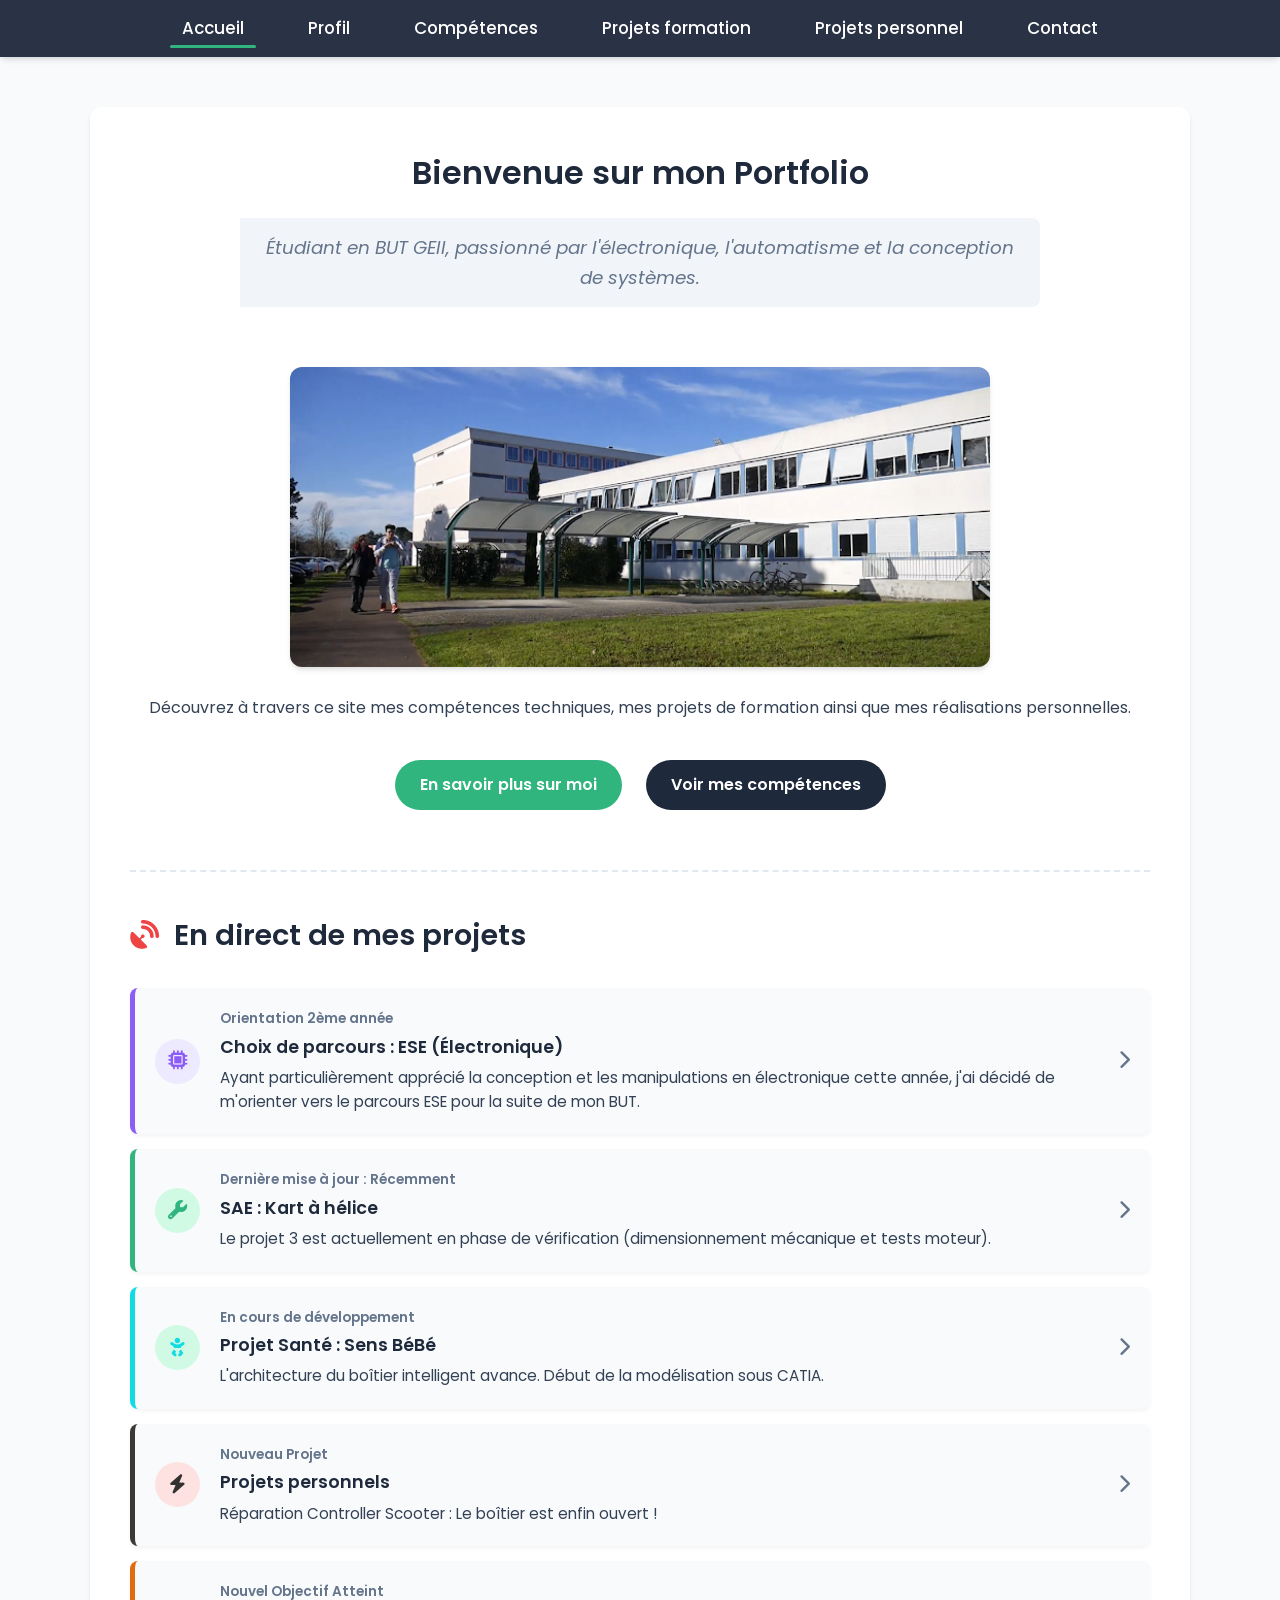
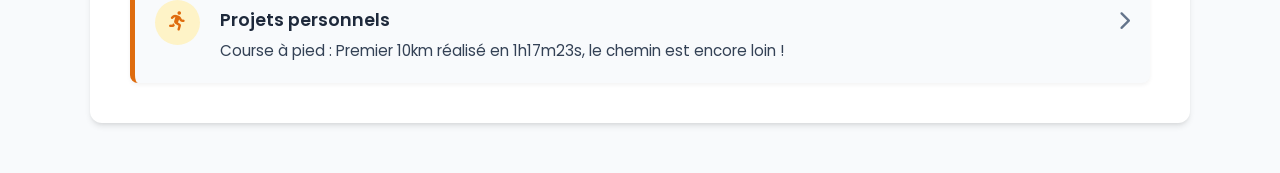
<file: index.html>
<!DOCTYPE html>
<html lang="fr">
<head>
    <meta charset="UTF-8">
    <meta name="viewport" content="width=device-width, initial-scale=1.0">
    <title>Accueil - Portfolio</title>
    <link rel="stylesheet" href="style.css">
    <!-- Importation des icônes FontAwesome -->
    <link rel="stylesheet" href="https://cdnjs.cloudflare.com/ajax/libs/font-awesome/6.4.0/css/all.min.css">
</head>
<body>

    <nav class="navbar">
        <ul>
            <li><a href="index.html" class="actif">Accueil</a></li>
            <li><a href="profil.html">Profil</a></li>
            <li><a href="competences.html">Compétences</a></li>
            <li><a href="sae.html">Projets formation</a></li>
            <li><a href="projets-perso.html">Projets personnel</a></li>
            <li><a href="contact.html">Contact</a></li>
        </ul>
    </nav>

    <main class="conteneur text-center">
        <h1>Bienvenue sur mon Portfolio</h1>
        <p class="introduction" style="border:none; text-align:center; max-width: 800px; margin-left: auto; margin-right: auto;">Étudiant en BUT GEII, passionné par l'électronique, l'automatisme et la conception de systèmes.</p>
        
        <img src="iut.png" alt="Illustration de mes projets" style="width: 100%; max-width: 700px; height: 300px; object-fit: cover; border-radius: 12px; margin: 20px 0; box-shadow: var(--ombre-legere);">
        
        <p style="margin-bottom: 30px;">Découvrez à travers ce site mes compétences techniques, mes projets de formation ainsi que mes réalisations personnelles.</p>
        
        <div>
            <a href="profil.html" style="background-color: var(--couleur-primaire); color: white; padding: 12px 25px; text-decoration: none; border-radius: 30px; margin: 10px; font-weight: 600; display: inline-block; transition: all 0.3s;">En savoir plus sur moi</a>
            <a href="competences.html" style="background-color: var(--couleur-secondaire); color: white; padding: 12px 25px; text-decoration: none; border-radius: 30px; margin: 10px; font-weight: 600; display: inline-block; transition: all 0.3s;">Voir mes compétences</a>
        </div>

        <!-- SECTION : ACTUALITÉS -->
        <section class="section-actualites">
            <h2 class="titre-actu">
                <i class="fa-solid fa-satellite-dish icone-pulse"></i> En direct de mes projets
            </h2>
            
            <div class="liste-notifications">

                <!-- Actu 1 : Choix de parcours (Renvoie vers electronique.html) -->
                <a class="notification" style="border-left-color: #8b5cf6;">
                    <div class="notif-icone" style="background-color: #ede9fe; color: #8b5cf6;"><i class="fa-solid fa-microchip"></i></div>
                    <div class="notif-contenu">
                        <span class="notif-date">Orientation 2ème année</span>
                        <h3 class="notif-titre">Choix de parcours : ESE (Électronique)</h3>
                        <p class="notif-desc">Ayant particulièrement apprécié la conception et les manipulations en électronique cette année, j'ai décidé de m'orienter vers le parcours ESE pour la suite de mon BUT.</p>
                    </div>
                    <i class="fa-solid fa-chevron-right notif-fleche"></i>
                </a>
                
                <!-- Actu 2 : Kart à hélice (Renvoie vers sae.html) -->
                <a href="sae.html" class="notification">
                    <div class="notif-icone"><i class="fa-solid fa-wrench"></i></div>
                    <div class="notif-contenu">
                        <span class="notif-date">Dernière mise à jour : Récemment</span>
                        <h3 class="notif-titre">SAE : Kart à hélice</h3>
                        <p class="notif-desc">Le projet 3 est actuellement en phase de vérification (dimensionnement mécanique et tests moteur).</p>
                    </div>
                    <i class="fa-solid fa-chevron-right notif-fleche"></i>
                </a>

                <!-- Actu 3 : SafeBaby (Renvoie vers du-tss.html) -->
                <a href="sae.html" class="notification" style="border-left-color: #13dbe2;">
                    <div class="notif-icone" style="background-color: #d1fae5; color: #13dbe2;"><i class="fa-solid fa-baby"></i></div>
                    <div class="notif-contenu">
                        <span class="notif-date">En cours de développement</span>
                        <h3 class="notif-titre">Projet Santé : Sens BéBé</h3>
                        <p class="notif-desc">L'architecture du boîtier intelligent avance. Début de la modélisation sous CATIA.</p>
                    </div>
                    <i class="fa-solid fa-chevron-right notif-fleche"></i>
                </a>

                <a href="projets-perso.html" class="notification" style="border-left-color: #3b3838;">
                    <div class="notif-icone" style="background-color: #fee2e2; color: #333030;">
                        <i class="fa-solid fa-bolt"></i>
                    </div>
                    <div class="notif-contenu">
                        <span class="notif-date">Nouveau Projet</span>
                        <h3 class="notif-titre">Projets personnels</h3>
                        <p class="notif-desc">Réparation Controller Scooter : Le boîtier est enfin ouvert !</p>
                    </div>
                    <i class="fa-solid fa-chevron-right notif-fleche"></i>
                </a>

                <a href="projets-perso.html" class="notification" style="border-left-color: #df6c0e;">
                    <div class="notif-icone" style="background-color: #fef3c7; color: #df6c0e;">
                        <i class="fa-solid fa-running"></i>
                    </div>
                    <div class="notif-contenu">
                        <span class="notif-date">Nouvel Objectif Atteint</span>
                        <h3 class="notif-titre">Projets personnels</h3>
                        <p class="notif-desc">Course à pied : Premier 10km réalisé en 1h17m23s, le chemin est encore loin !</p>
                    </div>
                    <i class="fa-solid fa-chevron-right notif-fleche"></i>
                </a>

            </div>
        </section>
    </main>

</body>
</html>
</file>
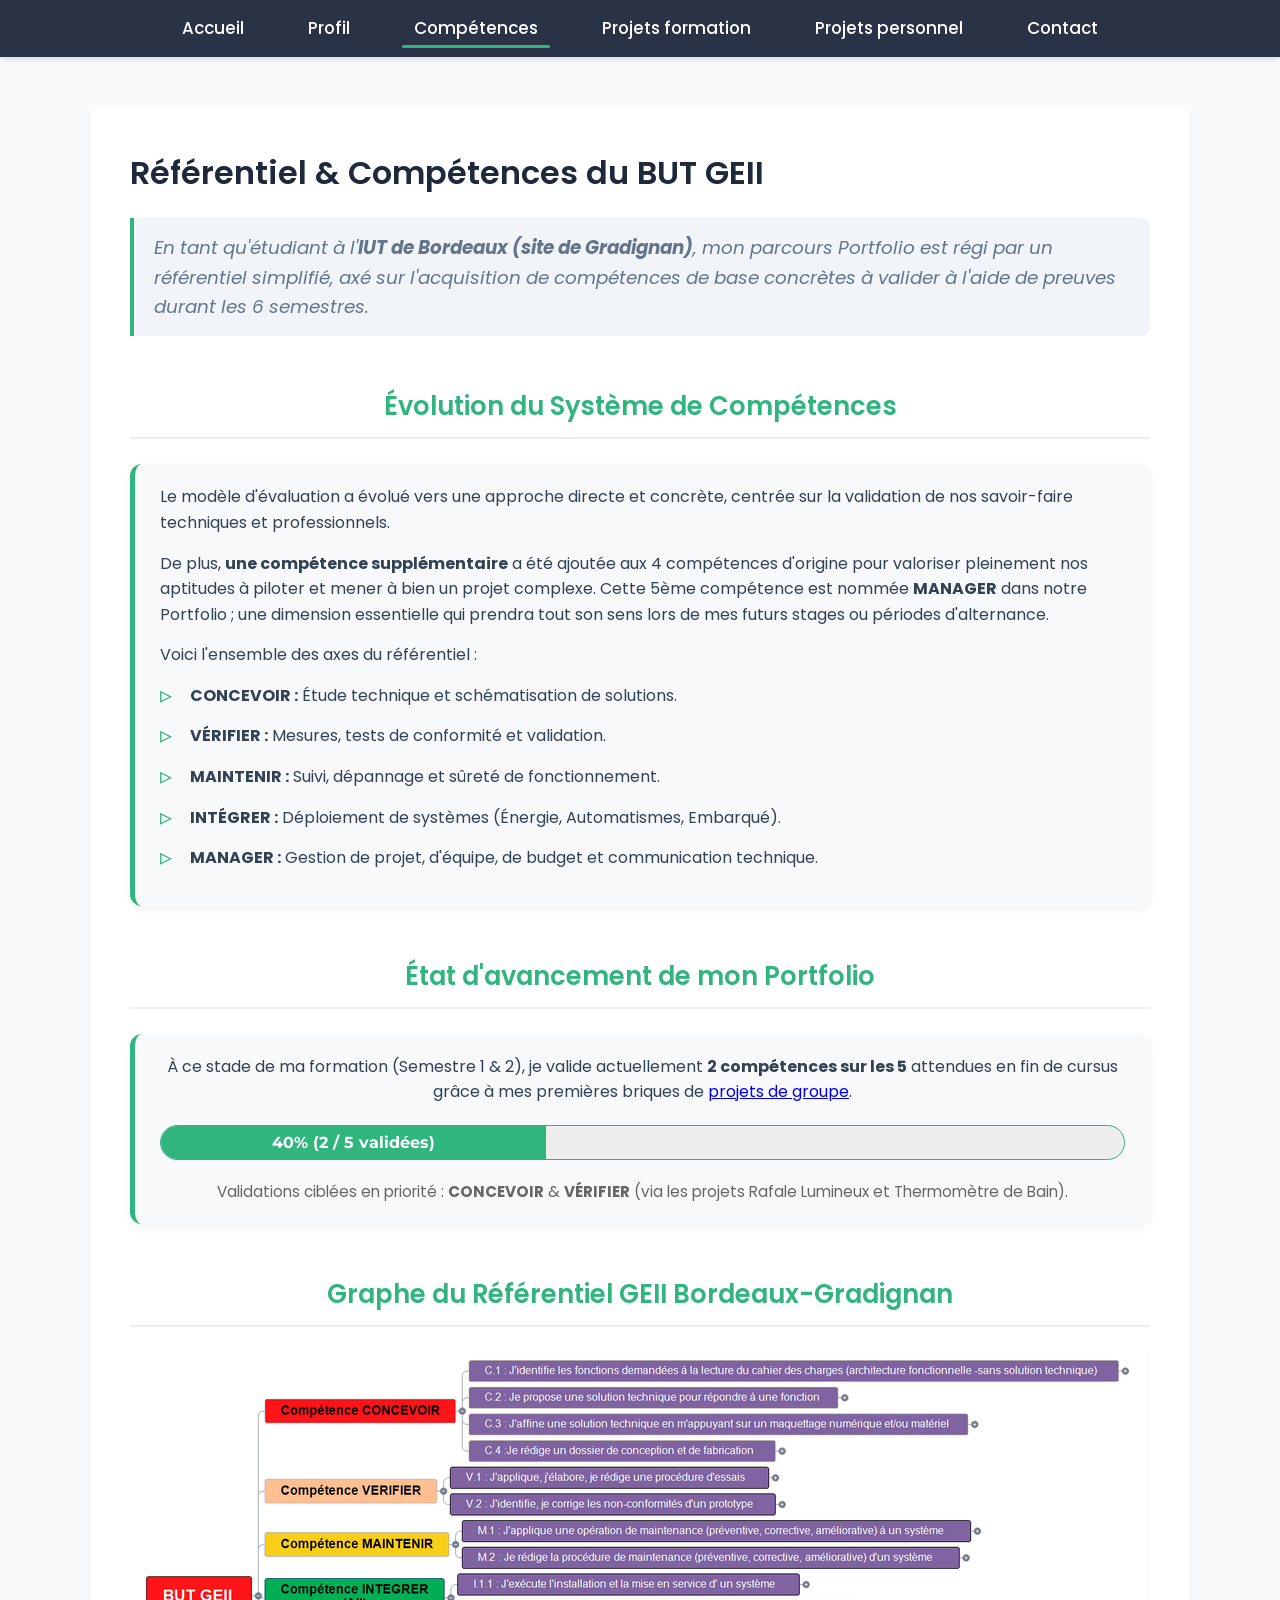
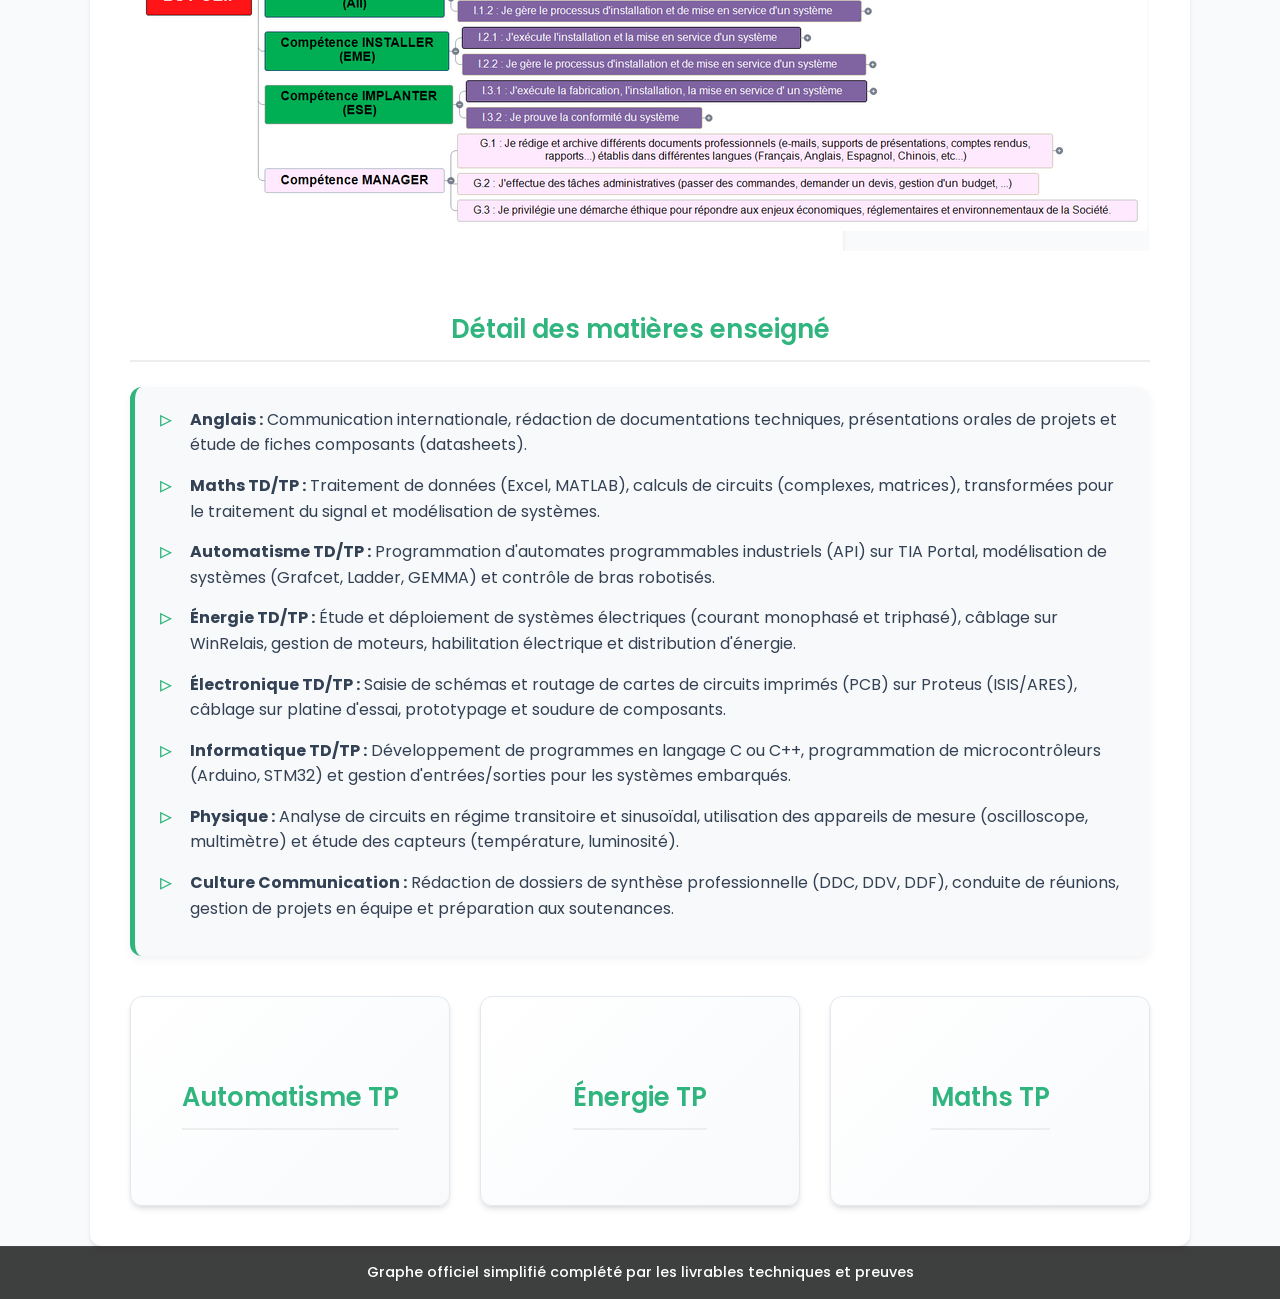
<file: competences.html>
<!DOCTYPE html>
<html lang="fr">
<head>
    <meta charset="UTF-8">
    <meta name="viewport" content="width=device-width, initial-scale=1.0">
    <title>Mes Compétences - Portfolio</title>
    <link rel="stylesheet" href="style.css">
    <link href="https://fonts.googleapis.com/css2?family=JetBrains+Mono:wght@600&family=Montserrat:wght@700&display=swap" rel="stylesheet">
    
    <style>
        /* --- ANIMATIONS --- */
        @keyframes fadeInUp {
            from {
                opacity: 0;
                transform: translateY(30px);
            }
            to {
                opacity: 1;
                transform: translateY(0);
            }
        }

        .anime-section {
            opacity: 0;
            animation: fadeInUp 0.8s ease-out forwards;
        }
        .delay-1 { animation-delay: 0.2s; }
        .delay-2 { animation-delay: 0.4s; }
        .delay-3 { animation-delay: 0.6s; }
        .delay-4 { animation-delay: 0.8s; }

        /* --- EN-TÊTE : Bouton à gauche et Titre centré au milieu --- */
        .header-projet {
            position: relative;
            display: flex;
            justify-content: center;
            align-items: center;
            margin-top: 30px;
            margin-bottom: 30px;
            min-height: 40px;
        }

        .header-projet .bouton-retour {
            position: absolute;
            left: 0;
        }

        .header-projet h1 {
            margin: 0;
            text-align: center;
        }

        .section-detail h2 {
            text-align: center;
            margin-top: 30px;
            padding-bottom: 10px;
            border-bottom: 2px solid #eee;
        }

        /* --- BLOC INTRO (Image à gauche, Infos à droite) --- */
        .intro-projet {
            display: flex;
            align-items: center;
            gap: 40px;
            margin-bottom: 40px;
        }

        .intro-image {
            flex: 1;
        }

        .intro-image .image-projet-large {
            margin-bottom: 0;
        }

        .projet-info-cles {
            flex: 1;
            background-color: #f8f9fa;
            padding: 25px;
            border-radius: 12px;
            box-shadow: 0 4px 10px rgba(0, 0, 0, 0.05);
            border-left: 5px solid #30b57e;
        }

        .projet-info-cles ul {
            list-style-type: none;
            padding: 0;
            margin: 0;
            text-align: left !important;
        }

        .projet-info-cles li {
            margin-bottom: 12px;
            font-size: 1.1em;
        }

        .projet-info-cles li:last-child {
            margin-bottom: 0;
        }

        /* --- DESIGN DES BLOCS DE TEXTE --- */
        .bloc-texte {
            background-color: #f8f9fa;
            padding: 20px 25px;
            border-radius: 12px;
            box-shadow: 0 4px 10px rgba(0, 0, 0, 0.05);
            border-left: 5px solid #30b57e;
            margin-bottom: 20px;
            line-height: 1.6;
            text-align: left;
        }

        .bloc-texte p {
            margin-top: 0;
            margin-bottom: 15px;
        }
        
        .bloc-texte p:last-child {
            margin-bottom: 0;
        }

        /* --- TAGS (LOGICIELS) --- */
        .tags-container {
            display: flex;
            flex-wrap: wrap;
            gap: 10px;
            margin-bottom: 20px;
            justify-content: center;
        }
        
        .tag {
            background-color: #007BFF;
            color: white;
            padding: 8px 15px;
            border-radius: 20px;
            font-size: 0.9em;
            font-weight: bold;
            transition: transform 0.3s ease, background-color 0.3s ease;
            box-shadow: 0 4px 6px rgba(0,0,0,0.1);
        }
        
        .tag:hover {
            transform: scale(1.1);
            background-color: #0056b3;
        }

        /* --- DOCUMENTS (BOUTONS) --- */
        .documents-grid {
            display: flex;
            flex-wrap: wrap;
            gap: 15px;
            margin-bottom: 30px;
            justify-content: center;
        }
        
        .doc-btn {
            display: flex;
            align-items: center;
            justify-content: center;
            background-color: #28a745;
            color: white;
            text-decoration: none;
            padding: 10px 20px;
            border-radius: 8px;
            font-weight: bold;
            transition: all 0.3s ease;
            box-shadow: 0 4px 6px rgba(0,0,0,0.1);
        }
        
        .doc-btn:hover {
            background-color: #1e7e34;
            transform: translateY(-3px);
            box-shadow: 0 6px 12px rgba(0,0,0,0.15);
        }

        /* --- IMAGES ET MEDIAS --- */
        .image-projet-large {
            max-width: 100%;
            height: auto;
            border-radius: 10px;
            box-shadow: 0 4px 15px rgba(0,0,0,0.1);
            margin-bottom: 20px;
        }
        
        .galerie-media img, .galerie-media video {
            max-width: 100%;
            border-radius: 8px;
            margin-bottom: 15px;
            box-shadow: 0 2px 8px rgba(0,0,0,0.1);
        }

        /* --- RESPONSIVE : Pour les écrans de smartphones --- */
        @media (max-width: 768px) {
            .header-projet {
                flex-direction: column;
                position: static;
                gap: 15px;
            }
            .header-projet .bouton-retour {
                position: static;
            }
            .header-projet h1 {
                text-align: center;
            }
            .intro-projet {
                flex-direction: column;
                gap: 20px;
            }
        }

    </style>
</head>
<body>

    <nav class="navbar">
        <ul>
            <li><a href="index.html">Accueil</a></li>
            <li><a href="profil.html">Profil</a></li>
            <li><a href="competences.html" class="actif">Compétences</a></li>
            <li><a href="sae.html">Projets formation</a></li>
            <li><a href="projets-perso.html">Projets personnel</a></li>
            <li><a href="contact.html">Contact</a></li>
        </ul>
    </nav>

    <main class="conteneur">
        <h1>Référentiel & Compétences du BUT GEII</h1>
        
        <p class="introduction">
            En tant qu'étudiant à l'<strong>IUT de Bordeaux (site de Gradignan)</strong>, mon parcours Portfolio est régi par un référentiel simplifié, axé sur l'acquisition de compétences de base concrètes à valider à l'aide de preuves durant les 6 semestres.
        </p>

        <section class="section-detail">
            <h2>Évolution du Système de Compétences</h2>
            <div class="bloc-texte">
                <p>Le modèle d'évaluation a évolué vers une approche directe et concrète, centrée sur la validation de nos savoir-faire techniques et professionnels.</p>
                <p>De plus, <strong>une compétence supplémentaire</strong> a été ajoutée aux 4 compétences d'origine pour valoriser pleinement nos aptitudes à piloter et mener à bien un projet complexe. Cette 5ème compétence est nommée <strong>MANAGER</strong> dans notre Portfolio ; une dimension essentielle qui prendra tout son sens lors de mes futurs stages ou périodes d'alternance.</p>
                
                <p>Voici l'ensemble des axes du référentiel :</p>
                <ul>
                    <li><strong>CONCEVOIR :</strong> Étude technique et schématisation de solutions.</li>
                    <li><strong>VÉRIFIER :</strong> Mesures, tests de conformité et validation.</li>
                    <li><strong>MAINTENIR :</strong> Suivi, dépannage et sûreté de fonctionnement.</li>
                    <li><strong>INTÉGRER :</strong> Déploiement de systèmes (Énergie, Automatismes, Embarqué).</li>
                    <li><strong>MANAGER :</strong> Gestion de projet, d'équipe, de budget et communication technique.</li>
                </ul>
            </div>
        </section>

        <section class="section-detail">
            <h2>État d'avancement de mon Portfolio</h2>
            <div class="bloc-texte" style="text-align: center;">
                <p>À ce stade de ma formation (Semestre 1 & 2), je valide actuellement <strong>2 compétences sur les 5</strong> attendues en fin de cursus grâce à mes premières briques de <a href="sae.html" class="lien-texte">projets de groupe</a>.</p>
                
                <div style="width: 100%; background-color: #eeeeee; border-radius: 20px; height: 35px; margin: 20px 0; border: 1px solid #30b57e; overflow: hidden;">
                    <div style="width: 40%; background-color: #30b57e; height: 100%; display: flex; align-items: center; justify-content: center; color: #ffffff; font-weight: bold; font-family: 'Montserrat', sans-serif;">
                        40% (2 / 5 validées)
                    </div>
                </div>
                <p style="font-size: 0.95em; color: #666666;">Validations ciblées en priorité : <strong>CONCEVOIR</strong> & <strong>VÉRIFIER</strong> (via les projets Rafale Lumineux et Thermomètre de Bain).</p>
            </div>
        </section>

        <section class="section-detail">
            <h2>Graphe du Référentiel GEII Bordeaux-Gradignan</h2>
            <div class="conteneur-graphe">
                <img src="graphe.png" alt="Graphe du référentiel compétences BUT GEII">
                <div class="description-image">Graphe officiel simplifié complété par les livrables techniques et preuves</div>
            </div>
        </section>

        <section class="section-detail">
            <h2>Détail des matières enseigné</h2>
            <section class="bloc-texte">
                <ul>
                    <li><strong>Anglais :</strong> Communication internationale, rédaction de documentations techniques, présentations orales de projets et étude de fiches composants (datasheets).</li>
                    <li><strong>Maths TD/TP :</strong> Traitement de données (Excel, MATLAB), calculs de circuits (complexes, matrices), transformées pour le traitement du signal et modélisation de systèmes.</li>
                    <li><strong>Automatisme TD/TP :</strong> Programmation d'automates programmables industriels (API) sur TIA Portal, modélisation de systèmes (Grafcet, Ladder, GEMMA) et contrôle de bras robotisés.</li>
                    <li><strong>Énergie TD/TP :</strong> Étude et déploiement de systèmes électriques (courant monophasé et triphasé), câblage sur WinRelais, gestion de moteurs, habilitation électrique et distribution d'énergie.</li>
                    <li><strong>Électronique TD/TP :</strong> Saisie de schémas et routage de cartes de circuits imprimés (PCB) sur Proteus (ISIS/ARES), câblage sur platine d'essai, prototypage et soudure de composants.</li>
                    <li><strong>Informatique TD/TP :</strong> Développement de programmes en langage C ou C++, programmation de microcontrôleurs (Arduino, STM32) et gestion d'entrées/sorties pour les systèmes embarqués.</li>
                    <li><strong>Physique :</strong> Analyse de circuits en régime transitoire et sinusoïdal, utilisation des appareils de mesure (oscilloscope, multimètre) et étude des capteurs (température, luminosité).</li>
                    <li><strong>Culture Communication :</strong> Rédaction de dossiers de synthèse professionnelle (DDC, DDV, DDF), conduite de réunions, gestion de projets en équipe et préparation aux soutenances.</li>
                </ul>                
            </section>
            <div class="grille-competences">
                
                <a href="automatisme.html" class="carte">
                    <h2>Automatisme TP</h2>
                    <div class="infobulle">
                        <p><strong>Logiciels :</strong> TIA Portal V18.</p>
                        <p><strong>Pratique :</strong> Machine autonome, programmation de bras robot.</p>
                        <p><strong>Méthodes :</strong> Grafcet, Ladder, GEMMA.</p>
                    </div>
                </a>

                <a href="energie.html" class="carte">
                    <h2>Énergie TP</h2>
                    <div class="infobulle">
                        <p><strong>Pratique :</strong> Utilisation de maquettes (triphasé, monophasé).</p>
                        <p><strong>Outils :</strong> Logiciel Winrelais.</p>
                        <p><strong>Certification :</strong> Habilitation électrique.</p>
                    </div>
                </a>

                <a href="maths-ol.html" class="carte">
                    <h2>Maths TP</h2>
                    <div class="infobulle">
                        <p><strong>Outils :</strong> Excel, traitement de formules.</p>
                    </div>
                </a>

            </div>
        </section>
    </main>

</body>
</html>
</file>
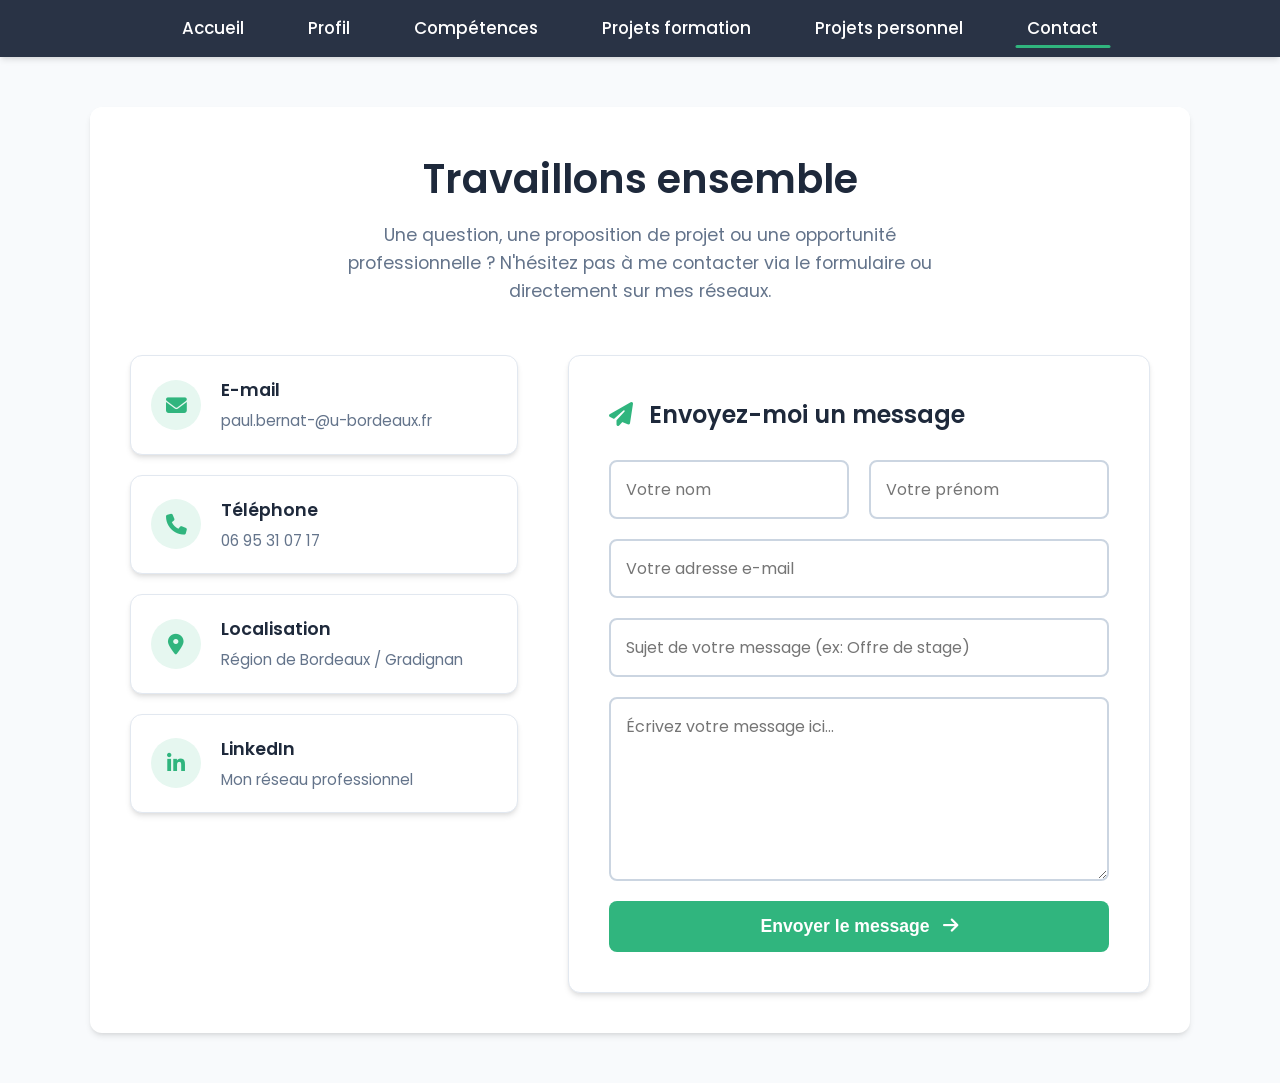
<file: contact.html>
<!DOCTYPE html>
<html lang="fr">
<head>
    <meta charset="UTF-8">
    <meta name="viewport" content="width=device-width, initial-scale=1.0">
    <title>Contact - Portfolio</title>
    <link rel="stylesheet" href="style.css">
    <link rel="stylesheet" href="https://cdnjs.cloudflare.com/ajax/libs/font-awesome/6.4.0/css/all.min.css">
</head>
<body>

    <nav class="navbar">
        <ul>
            <li><a href="index.html">Accueil</a></li>
            <li><a href="profil.html">Profil</a></li>
            <li><a href="competences.html">Compétences</a></li>
            <li><a href="sae.html">Projets formation</a></li>
            <li><a href="projets-perso.html">Projets personnel</a></li>
            <li><a href="contact.html" class="actif">Contact</a></li>
        </ul>
    </nav>

    <main class="conteneur">
        
        <div class="entete-contact">
            <h1>Travaillons ensemble</h1>
            <p>Une question, une proposition de projet ou une opportunité professionnelle ? N'hésitez pas à me contacter via le formulaire ou directement sur mes réseaux.</p>
        </div>

        <div class="grille-contact">
            
            <div class="coordonnees-liste">
                
                <a href="mailto:paul.bernat-@u-bordeaux.fr" class="carte-info">
                    <div class="icone-cercle"><i class="fa-solid fa-envelope"></i></div>
                    <div>
                        <h3>E-mail</h3>
                        <p>paul.bernat-@u-bordeaux.fr</p>
                    </div>
                </a>

                <a href="tel:+33695310717" class="carte-info">
                    <div class="icone-cercle"><i class="fa-solid fa-phone"></i></div>
                    <div>
                        <h3>Téléphone</h3>
                        <p>06 95 31 07 17</p>
                    </div>
                </a>

                <div class="carte-info" style="cursor: default;">
                    <div class="icone-cercle"><i class="fa-solid fa-location-dot"></i></div>
                    <div>
                        <h3>Localisation</h3>
                        <p>Région de Bordeaux / Gradignan</p>
                    </div>
                </div>

                <a href="https://linkedin.com/in/paul-bernat-2125553ba" target="_blank" class="carte-info">
                    <div class="icone-cercle"><i class="fa-brands fa-linkedin-in"></i></div>
                    <div>
                        <h3>LinkedIn</h3>
                        <p>Mon réseau professionnel</p>
                    </div>
                </a>

            </div>

            <div class="boite-formulaire">
                <h2><i class="fa-solid fa-paper-plane" style="color: var(--couleur-primaire); margin-right: 10px;"></i> Envoyez-moi un message</h2>
                
                <form action="https://formspree.io/f/xkoalggy" method="POST" class="formulaire-contact">
                    <div style="display: grid; grid-template-columns: 1fr 1fr; gap: 20px;">
                        <input type="text" name="Nom" placeholder="Votre nom" required>
                        <input type="text" name="Prenom" placeholder="Votre prénom" required>
                    </div>
                    
                    <input type="email" name="Email" placeholder="Votre adresse e-mail" required>
                    
                    <input type="text" name="Sujet" placeholder="Sujet de votre message (ex: Offre de stage)" required>
                    
                    <textarea name="Message" rows="6" placeholder="Écrivez votre message ici..." required></textarea>
                    
                    <button type="submit">
                        Envoyer le message <i class="fa-solid fa-arrow-right" style="margin-left: 8px;"></i>
                    </button>
                </form>
            </div>

        </div>

    </main>

</body>
</html>
</file>
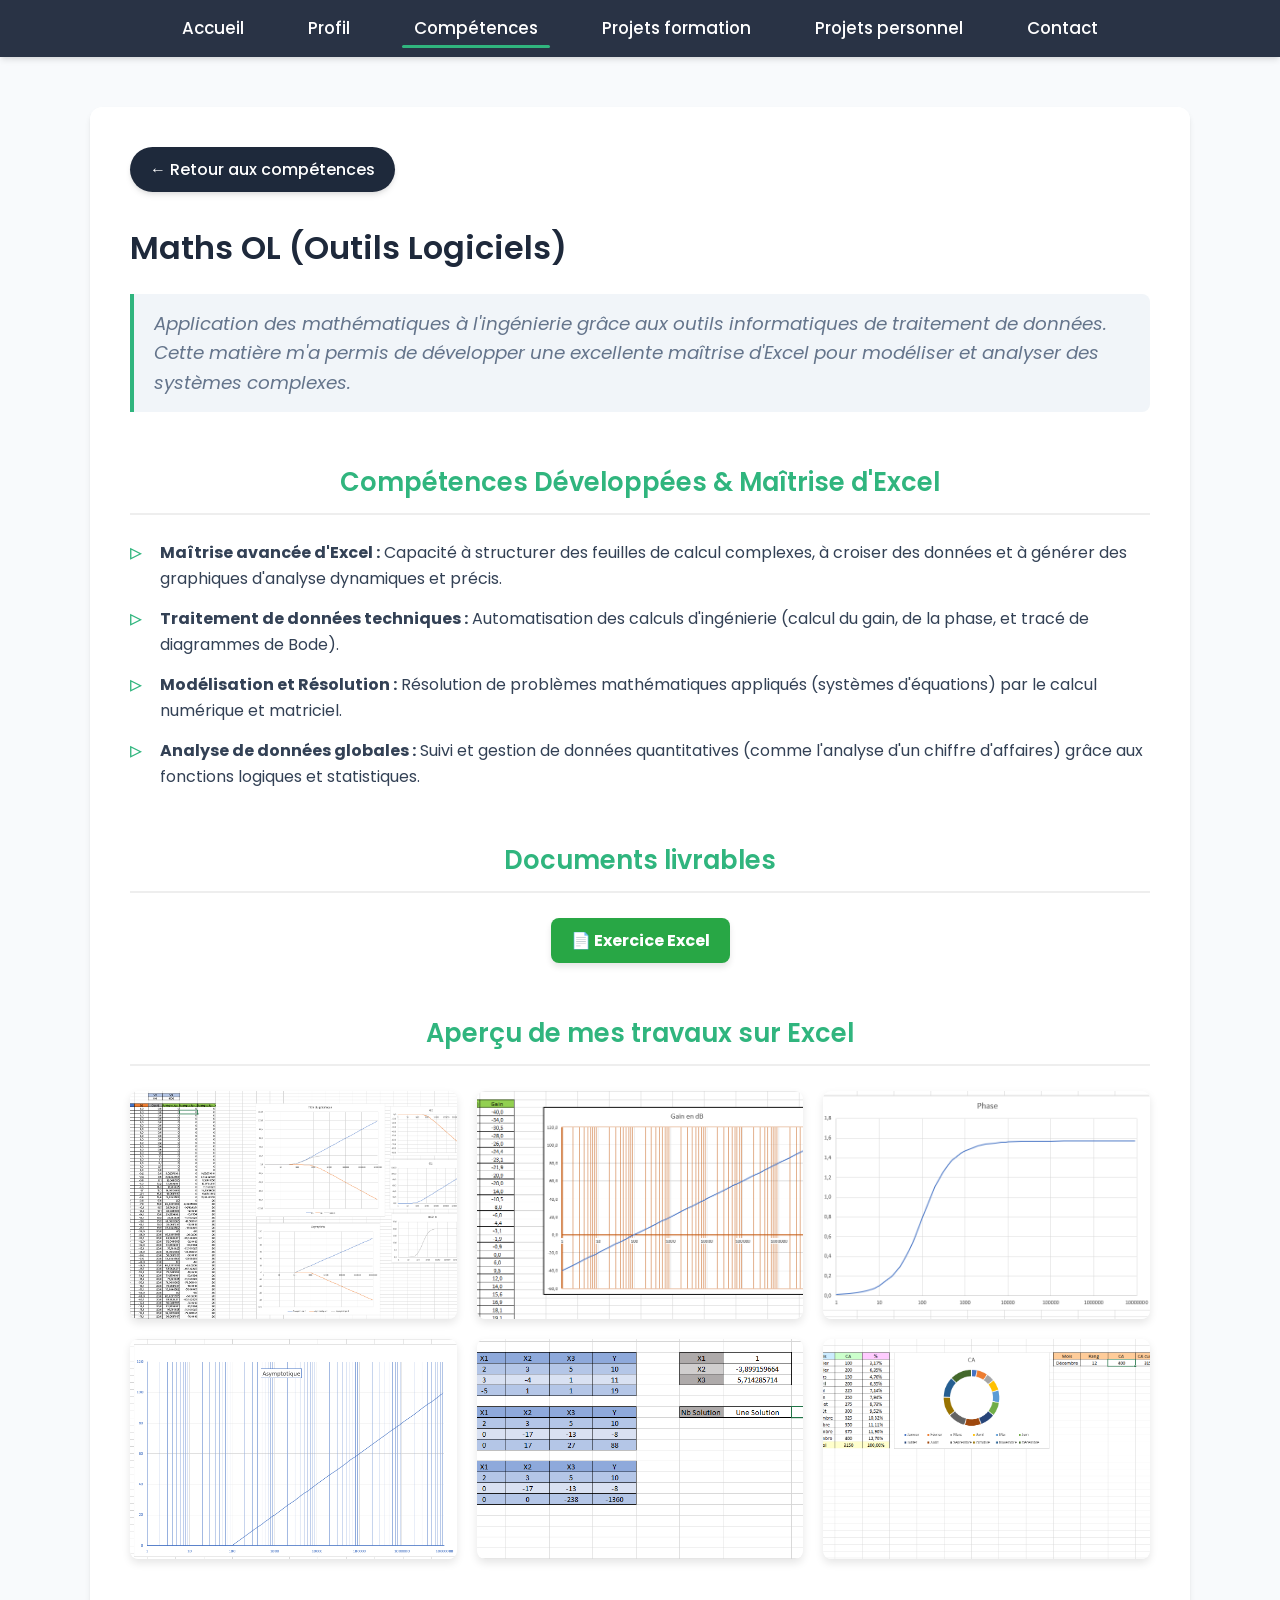
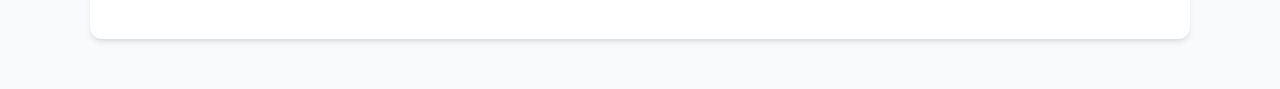
<file: maths-ol.html>
<!DOCTYPE html>
<html lang="fr">
<head>
    <meta charset="UTF-8">
    <meta name="viewport" content="width=device-width, initial-scale=1.0">
    <title>Maths OL - Mes Compétences</title>
    <link rel="stylesheet" href="style.css">
    <style>
        /* --- ANIMATIONS --- */
        @keyframes fadeInUp {
            from {
                opacity: 0;
                transform: translateY(30px);
            }
            to {
                opacity: 1;
                transform: translateY(0);
            }
        }

        .anime-section {
            opacity: 0;
            animation: fadeInUp 0.8s ease-out forwards;
        }
        .delay-1 { animation-delay: 0.2s; }
        .delay-2 { animation-delay: 0.4s; }
        .delay-3 { animation-delay: 0.6s; }
        .delay-4 { animation-delay: 0.8s; }

        /* --- EN-TÊTE : Bouton à gauche et Titre centré au milieu --- */
        .header-projet {
            position: relative;
            display: flex;
            justify-content: center;
            align-items: center;
            margin-top: 30px;
            margin-bottom: 30px;
            min-height: 40px;
        }

        .header-projet .bouton-retour {
            position: absolute;
            left: 0;
        }

        .header-projet h1 {
            margin: 0;
            text-align: center;
        }

        .section-detail h2 {
            text-align: center;
            margin-top: 30px;
            padding-bottom: 10px;
            border-bottom: 2px solid #eee;
        }

        /* --- BLOC INTRO (Image à gauche, Infos à droite) --- */
        .intro-projet {
            display: flex;
            align-items: center;
            gap: 40px;
            margin-bottom: 40px;
        }

        .intro-image {
            flex: 1;
        }

        .intro-image .image-projet-large {
            margin-bottom: 0;
        }

        .projet-info-cles {
            flex: 1;
            background-color: #f8f9fa;
            padding: 25px;
            border-radius: 12px;
            box-shadow: 0 4px 10px rgba(0, 0, 0, 0.05);
            border-left: 5px solid #30b57e;
        }

        .projet-info-cles ul {
            list-style-type: none;
            padding: 0;
            margin: 0;
            text-align: left !important;
        }

        .projet-info-cles li {
            margin-bottom: 12px;
            font-size: 1.1em;
        }

        .projet-info-cles li:last-child {
            margin-bottom: 0;
        }

        /* --- DESIGN DES BLOCS DE TEXTE --- */
        .bloc-texte {
            background-color: #f8f9fa;
            padding: 20px 25px;
            border-radius: 12px;
            box-shadow: 0 4px 10px rgba(0, 0, 0, 0.05);
            border-left: 5px solid #30b57e;
            margin-bottom: 20px;
            line-height: 1.6;
            text-align: left;
        }

        .bloc-texte p {
            margin-top: 0;
            margin-bottom: 15px;
        }
        
        .bloc-texte p:last-child {
            margin-bottom: 0;
        }

        /* --- TAGS (LOGICIELS) --- */
        .tags-container {
            display: flex;
            flex-wrap: wrap;
            gap: 10px;
            margin-bottom: 20px;
            justify-content: center;
        }
        
        .tag {
            background-color: #007BFF;
            color: white;
            padding: 8px 15px;
            border-radius: 20px;
            font-size: 0.9em;
            font-weight: bold;
            transition: transform 0.3s ease, background-color 0.3s ease;
            box-shadow: 0 4px 6px rgba(0,0,0,0.1);
        }
        
        .tag:hover {
            transform: scale(1.1);
            background-color: #0056b3;
        }

        /* --- DOCUMENTS (BOUTONS) --- */
        .documents-grid {
            display: flex;
            flex-wrap: wrap;
            gap: 15px;
            margin-bottom: 30px;
            justify-content: center;
        }
        
        .doc-btn {
            display: flex;
            align-items: center;
            justify-content: center;
            background-color: #28a745;
            color: white;
            text-decoration: none;
            padding: 10px 20px;
            border-radius: 8px;
            font-weight: bold;
            transition: all 0.3s ease;
            box-shadow: 0 4px 6px rgba(0,0,0,0.1);
        }
        
        .doc-btn:hover {
            background-color: #1e7e34;
            transform: translateY(-3px);
            box-shadow: 0 6px 12px rgba(0,0,0,0.15);
        }

        /* --- IMAGES ET MEDIAS --- */
        .image-projet-large {
            max-width: 100%;
            height: auto;
            border-radius: 10px;
            box-shadow: 0 4px 15px rgba(0,0,0,0.1);
            margin-bottom: 20px;
        }
        
        .galerie-media img, .galerie-media video {
            max-width: 100%;
            border-radius: 8px;
            margin-bottom: 15px;
            box-shadow: 0 2px 8px rgba(0,0,0,0.1);
        }

        /* --- RESPONSIVE : Pour les écrans de smartphones --- */
        @media (max-width: 768px) {
            .header-projet {
                flex-direction: column;
                position: static;
                gap: 15px;
            }
            .header-projet .bouton-retour {
                position: static;
            }
            .header-projet h1 {
                text-align: center;
            }
            .intro-projet {
                flex-direction: column;
                gap: 20px;
            }
        }

    </style>
</head>
<body>

    <nav class="navbar">
        <ul>
            <li><a href="index.html">Accueil</a></li>
            <li><a href="profil.html">Profil</a></li>
            <li><a href="competences.html"class="actif">Compétences</a></li>
            <li><a href="sae.html">Projets formation</a></li>
            <li><a href="projets-perso.html">Projets personnel</a></li>
            <li><a href="contact.html">Contact</a></li>
        </ul>
    </nav>

    <main class="conteneur-detail">
        <a href="competences.html" class="bouton-retour">← Retour aux compétences</a>
        
        <h1>Maths OL (Outils Logiciels)</h1>
        <p class="introduction">Application des mathématiques à l'ingénierie grâce aux outils informatiques de traitement de données. Cette matière m'a permis de développer une excellente maîtrise d'Excel pour modéliser et analyser des systèmes complexes.</p>

        <section class="section-detail">
            <h2>Compétences Développées & Maîtrise d'Excel</h2>
            <ul>
                <li><strong>Maîtrise avancée d'Excel :</strong> Capacité à structurer des feuilles de calcul complexes, à croiser des données et à générer des graphiques d'analyse dynamiques et précis.</li>
                <li><strong>Traitement de données techniques :</strong> Automatisation des calculs d'ingénierie (calcul du gain, de la phase, et tracé de diagrammes de Bode).</li>
                <li><strong>Modélisation et Résolution :</strong> Résolution de problèmes mathématiques appliqués (systèmes d'équations) par le calcul numérique et matriciel.</li>
                <li><strong>Analyse de données globales :</strong> Suivi et gestion de données quantitatives (comme l'analyse d'un chiffre d'affaires) grâce aux fonctions logiques et statistiques.</li>
            </ul>
        </section>

        <section class="section-detail">
            <h2>Documents livrables</h2>
            <div class="documents-grid">
                <a href="excel.xlsx" target="_blank" class="doc-btn">📄 Exercice Excel</a>
            </div>
        </div>

        <section class="section-detail">
            <h2>Aperçu de mes travaux sur Excel</h2>
            
            <div class="galerie-media">
                
                <div class="conteneur-image">
                    <img src="diagrammebode.png" alt="Diagramme de Bode">
                    <div class="description-image">Tracé complet d'un diagramme de Bode</div>
                </div>

                <div class="conteneur-image">
                    <img src="gain.png" alt="Calcul du gain">
                    <div class="description-image">Calculs et courbe de gain</div>
                </div>

                <div class="conteneur-image">
                    <img src="phase.png" alt="Calcul de la phase">
                    <div class="description-image">Calculs et courbe de phase</div>
                </div>

                <div class="conteneur-image">
                    <img src="asymptote.png" alt="Tracé des asymptotes">
                    <div class="description-image">Modélisation des asymptotes</div>
                </div>

                <div class="conteneur-image">
                    <img src="système.png" alt="Résolution de système">
                    <div class="description-image">Résolution d'un système mathématique</div>
                </div>

                <div class="conteneur-image">
                    <img src="chiffreaffaire.png" alt="Analyse du chiffre d'affaires">
                    <div class="description-image">Tableau d'analyse du chiffre d'affaires</div>
                </div>

            </div>
        </section>
    </main>

</body>
</html>
</file>
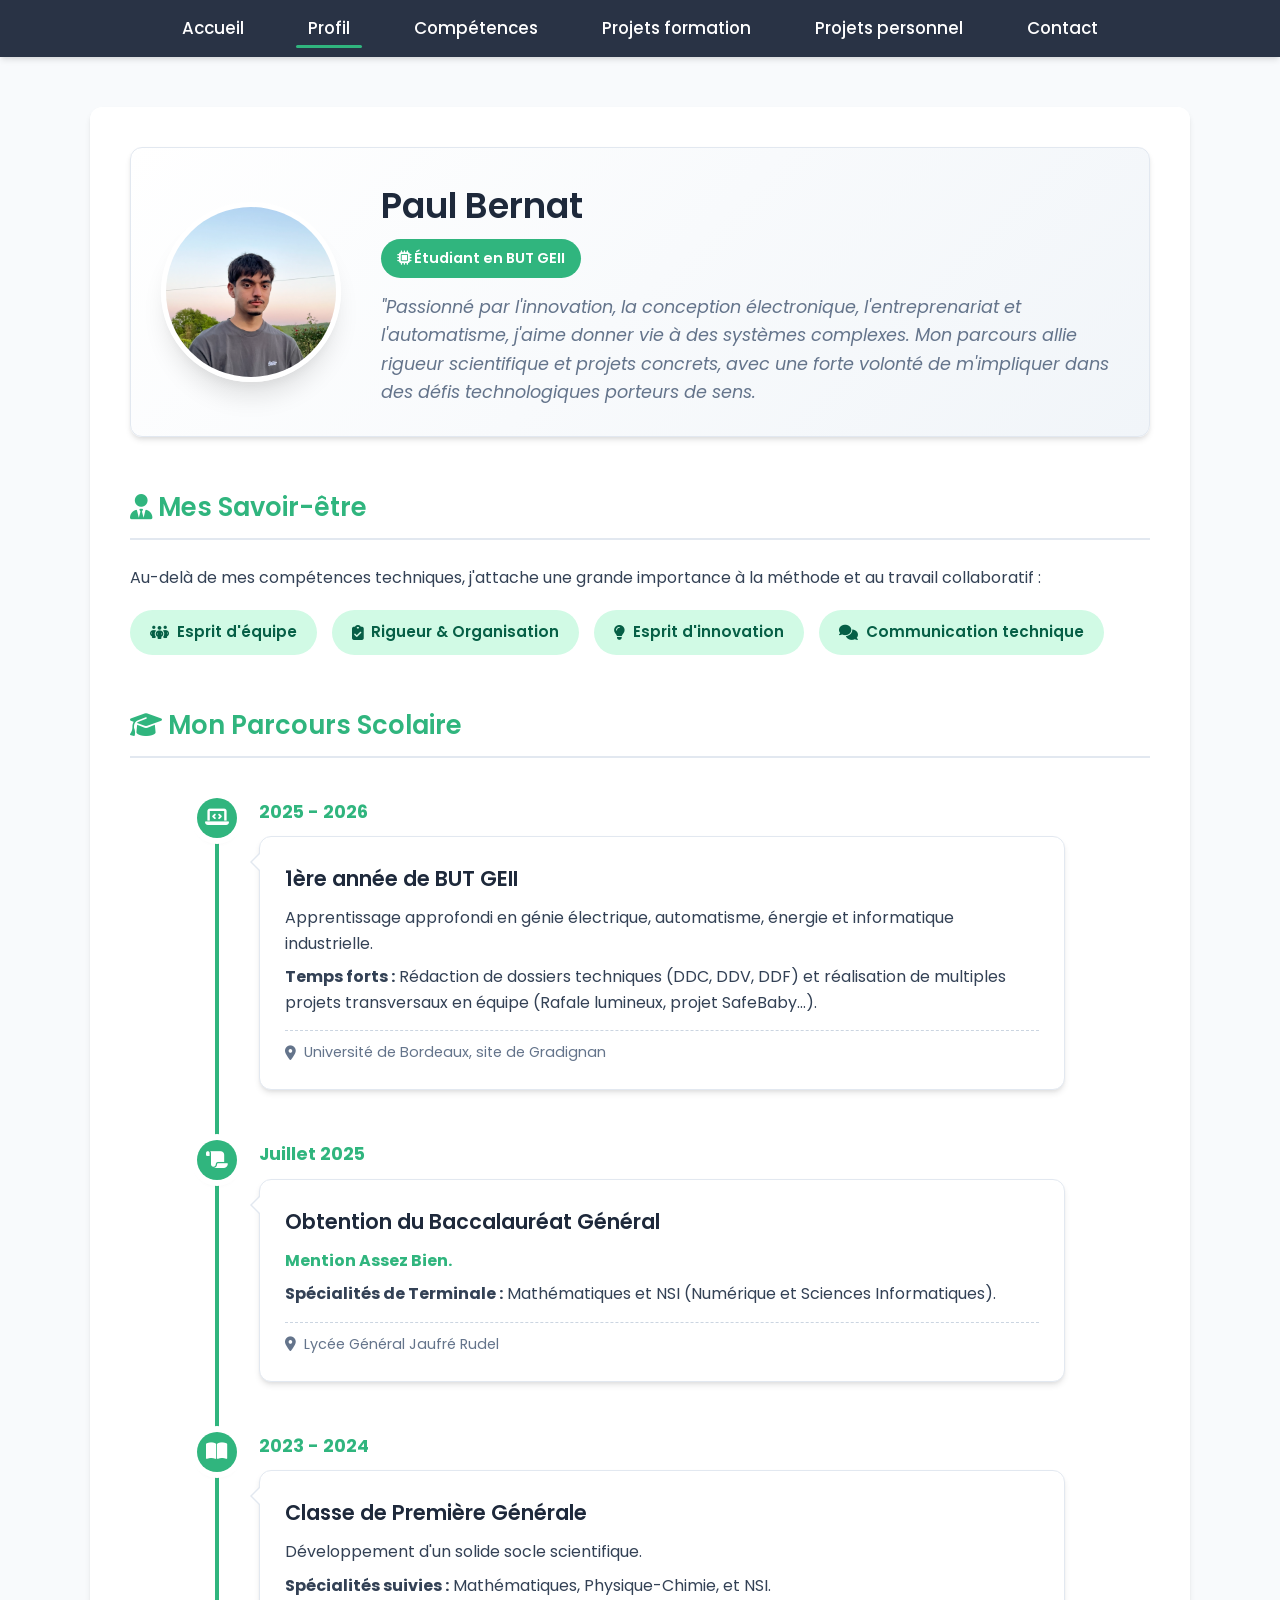
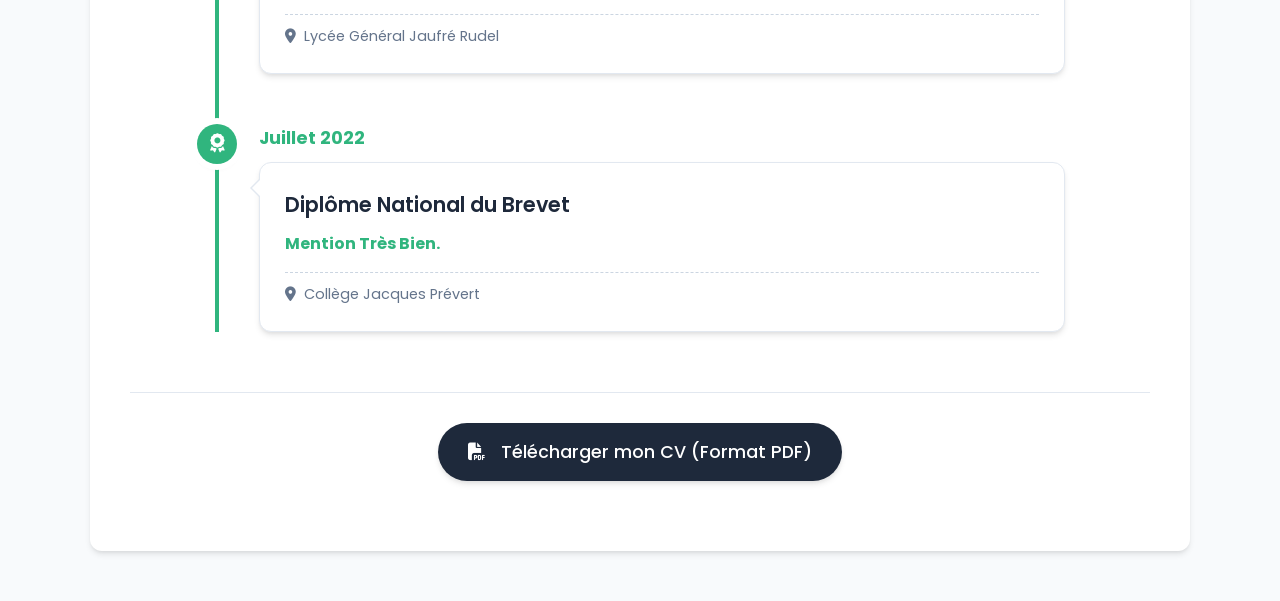
<file: profil.html>
<!DOCTYPE html>
<html lang="fr">
<head>
    <meta charset="UTF-8">
    <meta name="viewport" content="width=device-width, initial-scale=1.0">
    <title>Profil - Portfolio</title>
    <link rel="stylesheet" href="style.css">
    <!-- Importation des icônes FontAwesome pour embellir la page -->
    <link rel="stylesheet" href="https://cdnjs.cloudflare.com/ajax/libs/font-awesome/6.4.0/css/all.min.css">
</head>
<body>

    <nav class="navbar">
        <ul>
            <li><a href="index.html">Accueil</a></li>
            <li><a href="profil.html"class="actif">Profil</a></li>
            <li><a href="competences.html">Compétences</a></li>
            <li><a href="sae.html">Projets formation</a></li>
            <li><a href="projets-perso.html">Projets personnel</a></li>
            <li><a href="contact.html">Contact</a></li>
        </ul>
    </nav>

    <main class="conteneur-detail">
        
        <div class="en-tete-profil">
            <img src="profil.png" alt="Ma photo" class="photo-profil">
            <div class="texte-profil" style="flex: 1; min-width: 300px;">
                <h2>Paul Bernat</h2>
                <div class="etiquette-statut">
                    <i class="fa-solid fa-microchip"></i> Étudiant en BUT GEII
                </div>
                <p class="citation-profil">
                    "Passionné par l'innovation, la conception électronique, l'entreprenariat et l'automatisme, j'aime donner vie à des systèmes complexes. Mon parcours allie rigueur scientifique et projets concrets, avec une forte volonté de m'impliquer dans des défis technologiques porteurs de sens.
            </div>
        </div>

        <section class="section-detail">
            <h2><i class="fa-solid fa-user-tie"></i> Mes Savoir-être</h2>
            <p>Au-delà de mes compétences techniques, j'attache une grande importance à la méthode et au travail collaboratif :</p>
            <div class="grille-savoir-etre">
                <span class="badge-skill"><i class="fa-solid fa-people-group"></i> Esprit d'équipe</span>
                <span class="badge-skill"><i class="fa-solid fa-clipboard-check"></i> Rigueur & Organisation</span>
                <span class="badge-skill"><i class="fa-solid fa-lightbulb"></i> Esprit d'innovation</span>
                <span class="badge-skill"><i class="fa-solid fa-comments"></i> Communication technique</span>
            </div>
        </section>

        <section class="section-detail">
            <h2><i class="fa-solid fa-graduation-cap"></i> Mon Parcours Scolaire</h2>
            
            <div class="frise-chronologique">
                
                <!-- Étape 1 : BUT GEII -->
                <div class="etape-frise">
                    <div class="icone-frise"><i class="fa-solid fa-laptop-code"></i></div>
                    <span class="date-frise">2025 - 2026</span>
                    <div class="contenu-frise">
                        <h3>1ère année de BUT GEII</h3>
                        <p>Apprentissage approfondi en génie électrique, automatisme, énergie et informatique industrielle.</p>
                        <p><strong>Temps forts :</strong> Rédaction de dossiers techniques (DDC, DDV, DDF) et réalisation de multiples projets transversaux en équipe (Rafale lumineux, projet SafeBaby...).</p>
                        <div class="lieu"><i class="fa-solid fa-location-dot"></i> Université de Bordeaux, site de Gradignan</div>
                    </div>
                </div>

                <!-- Étape 2 : Baccalauréat -->
                <div class="etape-frise">
                    <div class="icone-frise"><i class="fa-solid fa-scroll"></i></div>
                    <span class="date-frise">Juillet 2025</span>
                    <div class="contenu-frise">
                        <h3>Obtention du Baccalauréat Général</h3>
                        <p><strong style="color: var(--couleur-primaire);">Mention Assez Bien.</strong></p>
                        <p><strong>Spécialités de Terminale :</strong> Mathématiques et NSI (Numérique et Sciences Informatiques).</p>
                        <div class="lieu"><i class="fa-solid fa-location-dot"></i> Lycée Général Jaufré Rudel</div>
                    </div>
                </div>

                <!-- Étape 3 : Classe de Première -->
                <div class="etape-frise">
                    <div class="icone-frise"><i class="fa-solid fa-book-open"></i></div>
                    <span class="date-frise">2023 - 2024</span>
                    <div class="contenu-frise">
                        <h3>Classe de Première Générale</h3>
                        <p>Développement d'un solide socle scientifique.</p>
                        <p><strong>Spécialités suivies :</strong> Mathématiques, Physique-Chimie, et NSI.</p>
                        <div class="lieu"><i class="fa-solid fa-location-dot"></i> Lycée Général Jaufré Rudel</div>
                    </div>
                </div>

                <!-- Étape 4 : Brevet -->
                <div class="etape-frise">
                    <div class="icone-frise"><i class="fa-solid fa-award"></i></div>
                    <span class="date-frise">Juillet 2022</span>
                    <div class="contenu-frise">
                        <h3>Diplôme National du Brevet</h3>
                        <p><strong style="color: var(--couleur-primaire);">Mention Très Bien.</strong></p>
                        <div class="lieu"><i class="fa-solid fa-location-dot"></i> Collège Jacques Prévert</div>
                    </div>
                </div>

            </div>
        </section>
        
        <div style="text-align: center; margin-top: 60px; padding-top: 30px; border-top: 1px solid #e2e8f0;">
            <a href="cv.pdf" target="_blank" class="bouton-retour" style="font-size: 1.1em; padding: 15px 30px;">
                <i class="fa-solid fa-file-pdf" style="margin-right: 10px;"></i> Télécharger mon CV (Format PDF)
            </a>
        </div>
    </main>

</body>
</html>
</file>
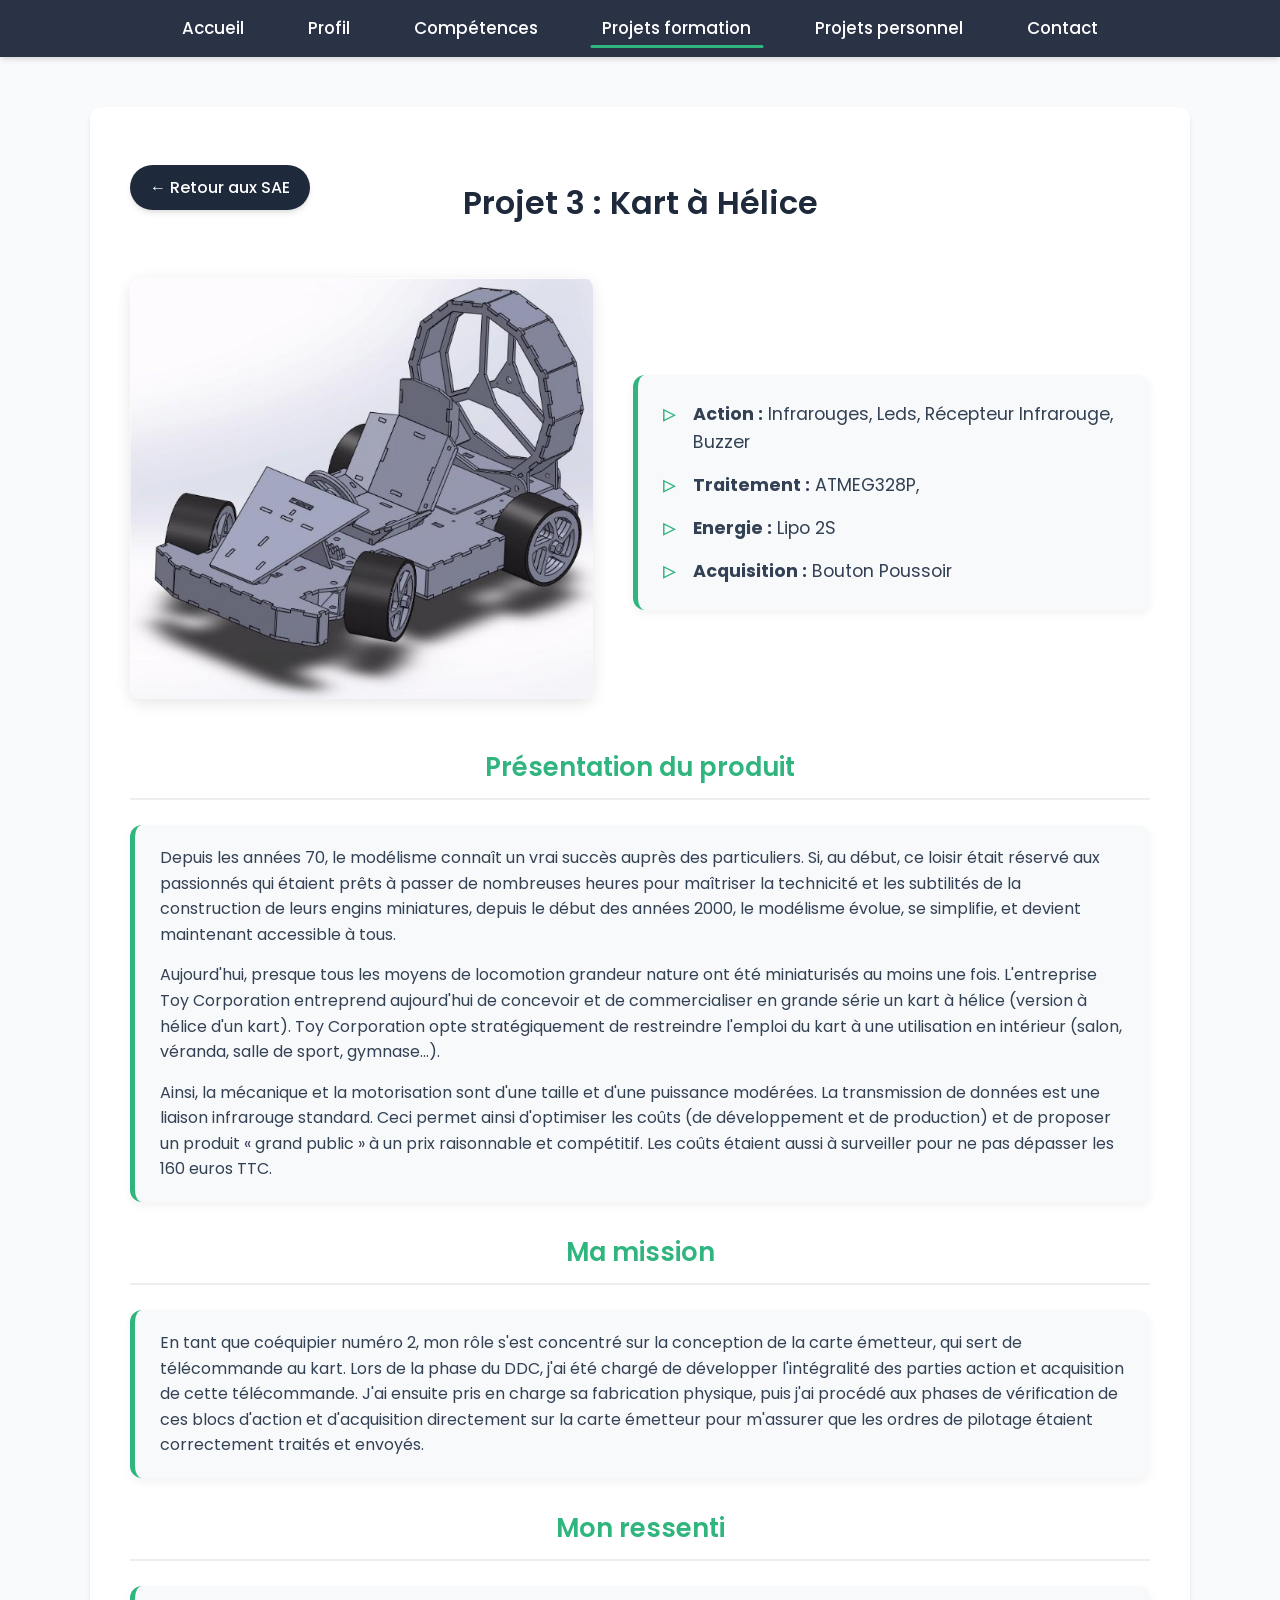
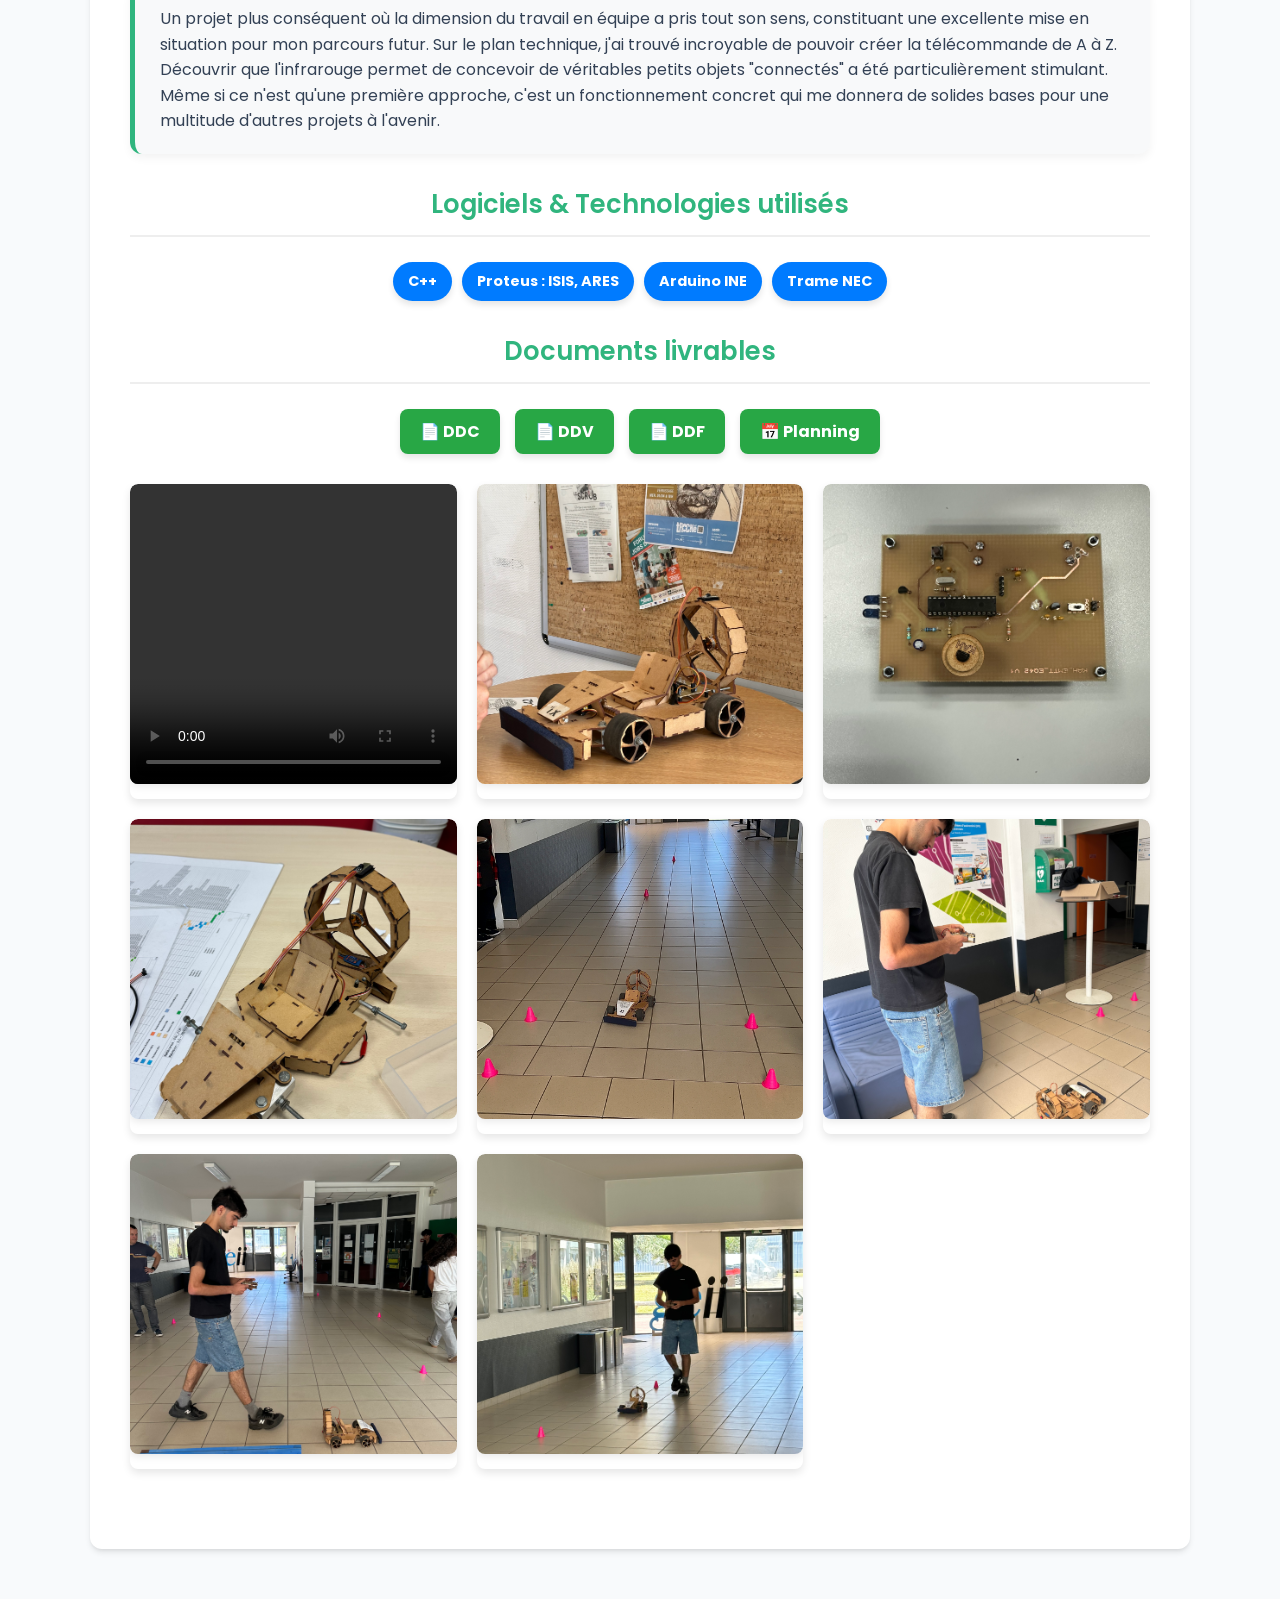
<file: projet-kart.html>
<!DOCTYPE html>
<html lang="fr">
<head>
    <meta charset="UTF-8">
    <meta name="viewport" content="width=device-width, initial-scale=1.0">
    <title>Projet 3 : Kart à Hélice</title>
    <link rel="stylesheet" href="style.css">
    
    <style>
        /* --- ANIMATIONS --- */
        @keyframes fadeInUp {
            from {
                opacity: 0;
                transform: translateY(30px);
            }
            to {
                opacity: 1;
                transform: translateY(0);
            }
        }

        .anime-section {
            opacity: 0;
            animation: fadeInUp 0.8s ease-out forwards;
        }
        .delay-1 { animation-delay: 0.2s; }
        .delay-2 { animation-delay: 0.4s; }
        .delay-3 { animation-delay: 0.6s; }
        .delay-4 { animation-delay: 0.8s; }

        /* --- EN-TÊTE : Bouton à gauche et Titre centré au milieu --- */
        .header-projet {
            position: relative;
            display: flex;
            justify-content: center;
            align-items: center;
            margin-top: 30px;
            margin-bottom: 30px;
            min-height: 40px;
        }

        .header-projet .bouton-retour {
            position: absolute;
            left: 0;
        }

        .header-projet h1 {
            margin: 0;
            text-align: center;
        }

        .section-detail h2 {
            text-align: center;
            margin-top: 30px;
            padding-bottom: 10px;
            border-bottom: 2px solid #eee;
        }

        /* --- BLOC INTRO (Image à gauche, Infos à droite) --- */
        .intro-projet {
            display: flex;
            align-items: center;
            gap: 40px;
            margin-bottom: 40px;
        }

        .intro-image {
            flex: 1;
        }

        .intro-image .image-projet-large {
            margin-bottom: 0;
        }

        .projet-info-cles {
            flex: 1;
            background-color: #f8f9fa;
            padding: 25px;
            border-radius: 12px;
            box-shadow: 0 4px 10px rgba(0, 0, 0, 0.05);
            border-left: 5px solid #30b57e;
        }

        .projet-info-cles ul {
            list-style-type: none;
            padding: 0;
            margin: 0;
            text-align: left !important;
        }

        .projet-info-cles li {
            margin-bottom: 12px;
            font-size: 1.1em;
        }

        .projet-info-cles li:last-child {
            margin-bottom: 0;
        }

        /* --- DESIGN DES BLOCS DE TEXTE --- */
        .bloc-texte {
            background-color: #f8f9fa;
            padding: 20px 25px;
            border-radius: 12px;
            box-shadow: 0 4px 10px rgba(0, 0, 0, 0.05);
            border-left: 5px solid #30b57e;
            margin-bottom: 20px;
            line-height: 1.6;
            text-align: left;
        }

        .bloc-texte p {
            margin-top: 0;
            margin-bottom: 15px;
        }
        
        .bloc-texte p:last-child {
            margin-bottom: 0;
        }

        /* --- TAGS (LOGICIELS) --- */
        .tags-container {
            display: flex;
            flex-wrap: wrap;
            gap: 10px;
            margin-bottom: 20px;
            justify-content: center;
        }
        
        .tag {
            background-color: #007BFF;
            color: white;
            padding: 8px 15px;
            border-radius: 20px;
            font-size: 0.9em;
            font-weight: bold;
            transition: transform 0.3s ease, background-color 0.3s ease;
            box-shadow: 0 4px 6px rgba(0,0,0,0.1);
        }
        
        .tag:hover {
            transform: scale(1.1);
            background-color: #0056b3;
        }

        /* --- DOCUMENTS (BOUTONS) --- */
        .documents-grid {
            display: flex;
            flex-wrap: wrap;
            gap: 15px;
            margin-bottom: 30px;
            justify-content: center;
        }
        
        .doc-btn {
            display: flex;
            align-items: center;
            justify-content: center;
            background-color: #28a745;
            color: white;
            text-decoration: none;
            padding: 10px 20px;
            border-radius: 8px;
            font-weight: bold;
            transition: all 0.3s ease;
            box-shadow: 0 4px 6px rgba(0,0,0,0.1);
        }
        
        .doc-btn:hover {
            background-color: #1e7e34;
            transform: translateY(-3px);
            box-shadow: 0 6px 12px rgba(0,0,0,0.15);
        }

        /* --- IMAGES ET MEDIAS --- */
        .image-projet-large {
            max-width: 100%;
            height: auto;
            border-radius: 10px;
            box-shadow: 0 4px 15px rgba(0,0,0,0.1);
            margin-bottom: 20px;
        }
        
        .galerie-media img, .galerie-media video {
            max-width: 100%;
            border-radius: 8px;
            margin-bottom: 15px;
            box-shadow: 0 2px 8px rgba(0,0,0,0.1);
        }

        /* --- RESPONSIVE : Pour les écrans de smartphones --- */
        @media (max-width: 768px) {
            .header-projet {
                flex-direction: column;
                position: static;
                gap: 15px;
            }
            .header-projet .bouton-retour {
                position: static;
            }
            .header-projet h1 {
                text-align: center;
            }
            .intro-projet {
                flex-direction: column;
                gap: 20px;
            }
        }

    </style>
</head>
<body>

    <nav class="navbar">
        <ul>
            <li><a href="index.html" >Accueil</a></li>
            <li><a href="profil.html">Profil</a></li>
            <li><a href="competences.html">Compétences</a></li>
            <li><a href="sae.html"class="actif">Projets formation</a></li>
            <li><a href="projets-perso.html">Projets personnel</a></li>
            <li><a href="contact.html">Contact</a></li>
        </ul>
    </nav>

    <main class="conteneur-detail">
        
        <div class="header-projet anime-section">
            <a href="sae.html" class="bouton-retour">← Retour aux SAE</a>
            <h1>Projet 3 : Kart à Hélice</h1>
        </div>
        
        <section class="section-detail">
            
            <div class="intro-projet anime-section delay-1">
                <div class="intro-image">
                    <img src="kart.png" alt="Projet Kart à hélice" class="image-projet-large">
                </div>
                
                <div class="projet-info-cles">
                    <ul>
                        <li><strong>Action :</strong> Infrarouges, Leds, Récepteur Infrarouge, Buzzer</li>
                        <li><strong>Traitement :</strong> ATMEG328P, </li>
                        <li><strong>Energie :</strong> Lipo 2S</li>
                        <li><strong>Acquisition :</strong> Bouton Poussoir</li>
                    </ul>
                </div>
            </div>

            <div class="anime-section delay-2">
                <h2>Présentation du produit</h2>
                <div class="bloc-texte">
                    <p>Depuis les années 70, le modélisme connaît un vrai succès auprès des particuliers. Si, au début, ce loisir était réservé aux passionnés qui étaient prêts à passer de nombreuses heures pour maîtriser la technicité et les subtilités de la construction de leurs engins miniatures, depuis le début des années 2000, le modélisme évolue, se simplifie, et devient maintenant accessible à tous.</p>
                    <p>Aujourd'hui, presque tous les moyens de locomotion grandeur nature ont été miniaturisés au moins une fois. L'entreprise Toy Corporation entreprend aujourd'hui de concevoir et de commercialiser en grande série un kart à hélice (version à hélice d'un kart). Toy Corporation opte stratégiquement de restreindre l'emploi du kart à une utilisation en intérieur (salon, véranda, salle de sport, gymnase...).</p>
                    <p>Ainsi, la mécanique et la motorisation sont d'une taille et d'une puissance modérées. La transmission de données est une liaison infrarouge standard. Ceci permet ainsi d'optimiser les coûts (de développement et de production) et de proposer un produit « grand public » à un prix raisonnable et compétitif. Les coûts étaient aussi à surveiller pour ne pas dépasser les 160 euros TTC.</p>
                </div>
            </div>

            <div class="anime-section delay-2">
                <h2>Ma mission</h2>
                <div class="bloc-texte">
                    <p>En tant que coéquipier numéro 2, mon rôle s'est concentré sur la conception de la carte émetteur, qui sert de télécommande au kart. Lors de la phase du DDC, j'ai été chargé de développer l'intégralité des parties action et acquisition de cette télécommande. J'ai ensuite pris en charge sa fabrication physique, puis j'ai procédé aux phases de vérification de ces blocs d'action et d'acquisition directement sur la carte émetteur pour m'assurer que les ordres de pilotage étaient correctement traités et envoyés.</p>
                </div>
            </div>

            <div class="anime-section delay-4">
                <h2>Mon ressenti</h2>
                <div class="bloc-texte">
                    <p>Un projet plus conséquent où la dimension du travail en équipe a pris tout son sens, constituant une excellente mise en situation pour mon parcours futur. Sur le plan technique, j'ai trouvé incroyable de pouvoir créer la télécommande de A à Z. Découvrir que l'infrarouge permet de concevoir de véritables petits objets "connectés" a été particulièrement stimulant. Même si ce n'est qu'une première approche, c'est un fonctionnement concret qui me donnera de solides bases pour une multitude d'autres projets à l'avenir.</p>
                </div>
            </div>

            <div class="anime-section delay-3">
                <h2>Logiciels & Technologies utilisés</h2>
                <div class="tags-container">
                    <span class="tag">C++</span>
                    <span class="tag">Proteus : ISIS, ARES</span>
                    <span class="tag">Arduino INE</span>
                    <span class="tag">Trame NEC</span>
                </div>
            </div>

            <div class="anime-section delay-3">
                <h2>Documents livrables</h2>
                <div class="documents-grid">
                    <a href="DDC_Kart.docx" target="_blank" class="doc-btn">📄 DDC</a>
                    <a href="https://docs.google.com/document/d/1RHEOmkmFvlTCfgW4ug--Xu9LThV1eQy7LKolhG9B3o4/edit?usp=sharing" target="_blank" class="doc-btn">📄 DDV</a>
                    <a href="DDF_Kart.docx" target="_blank" class="doc-btn">📄 DDF</a>
                    <a href="planningkart.xlsx" target="_blank" class="doc-btn">📅 Planning</a>
                </div>
            </div>

            <div class="galerie-media">

                <div class="conteneur-image">
                    <video controls>
                        <source src="vidéo.mp4" type="video/mp4">
                        Votre navigateur ne supporte pas la lecture de vidéos.
                    </video>
                    <div class="description-image">Extrait Course Kart</div>
                </div>

                <div class="conteneur-image">
                    <img src="IMG_6551.jpeg" alt="Description de l'image">
                    <div class="description-image">Photo Kart en préparation</div>
                </div>

                <div class="conteneur-image">
                    <img src="IMG_6556.jpeg" alt="Description de l'image">
                    <div class="description-image">Carte émetteur(télécommande)</div>
                </div>

                <div class="conteneur-image">
                    <img src="IMG_6557.jpeg" alt="Description de l'image">
                    <div class="description-image">Structure du Kart (chassis)</div>
                </div>

                <div class="conteneur-image">
                    <img src="IMG_6558.jpeg" alt="Description de l'image">
                    <div class="description-image">Kart proche de la ligne d'arrivé</div>
                </div>

                <div class="conteneur-image">
                    <img src="IMG_6559.jpeg" alt="Description de l'image">
                    <div class="description-image">Première essai de pilotage</div>
                </div>

                <div class="conteneur-image">
                    <img src="IMG_6560.jpeg" alt="Description de l'image">
                    <div class="description-image">Tour de piste pour faire le meilleur temps</div>
                </div>

                <div class="conteneur-image">
                    <img src="IMG_6561.jpeg" alt="Description de l'image">
                    <div class="description-image">Tour de piste pour faire le meilleur temps</div>
                </div>

            </div>

        </section>
    </main>

</body>
</html>
</file>
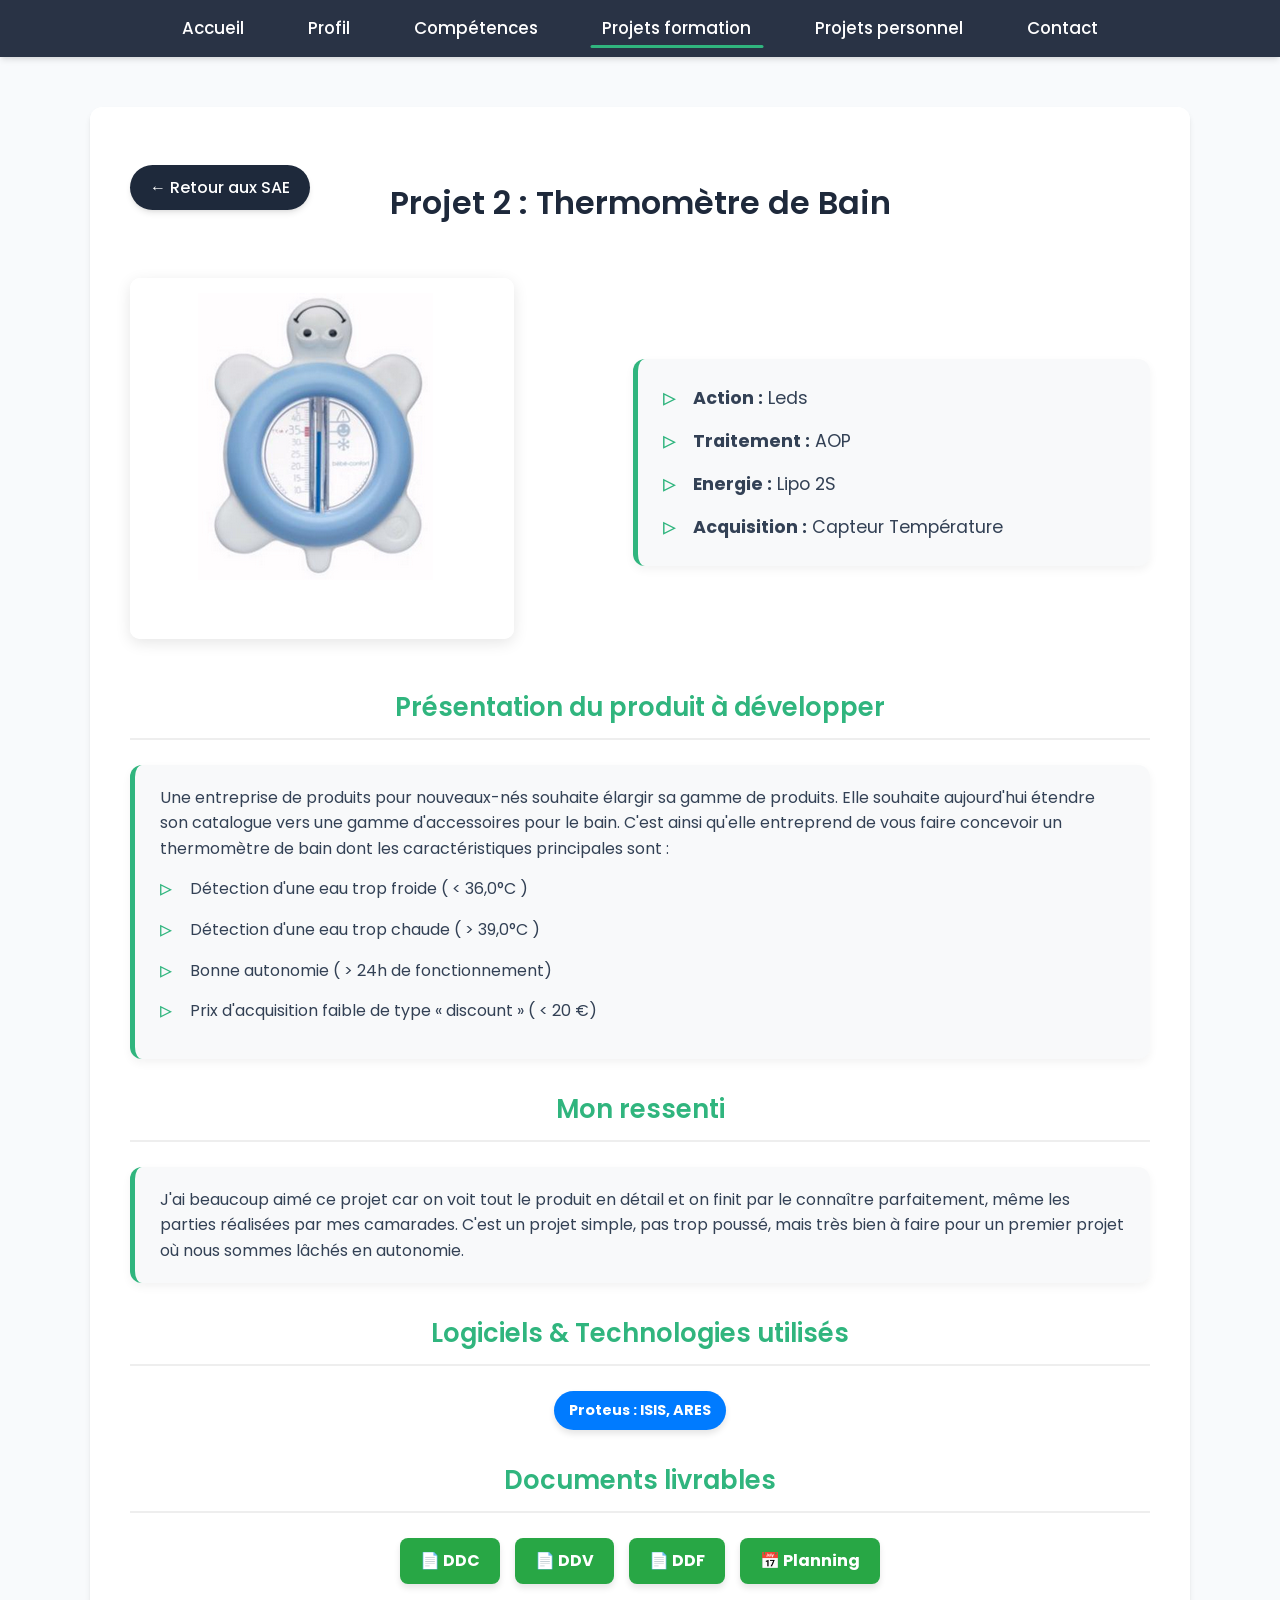
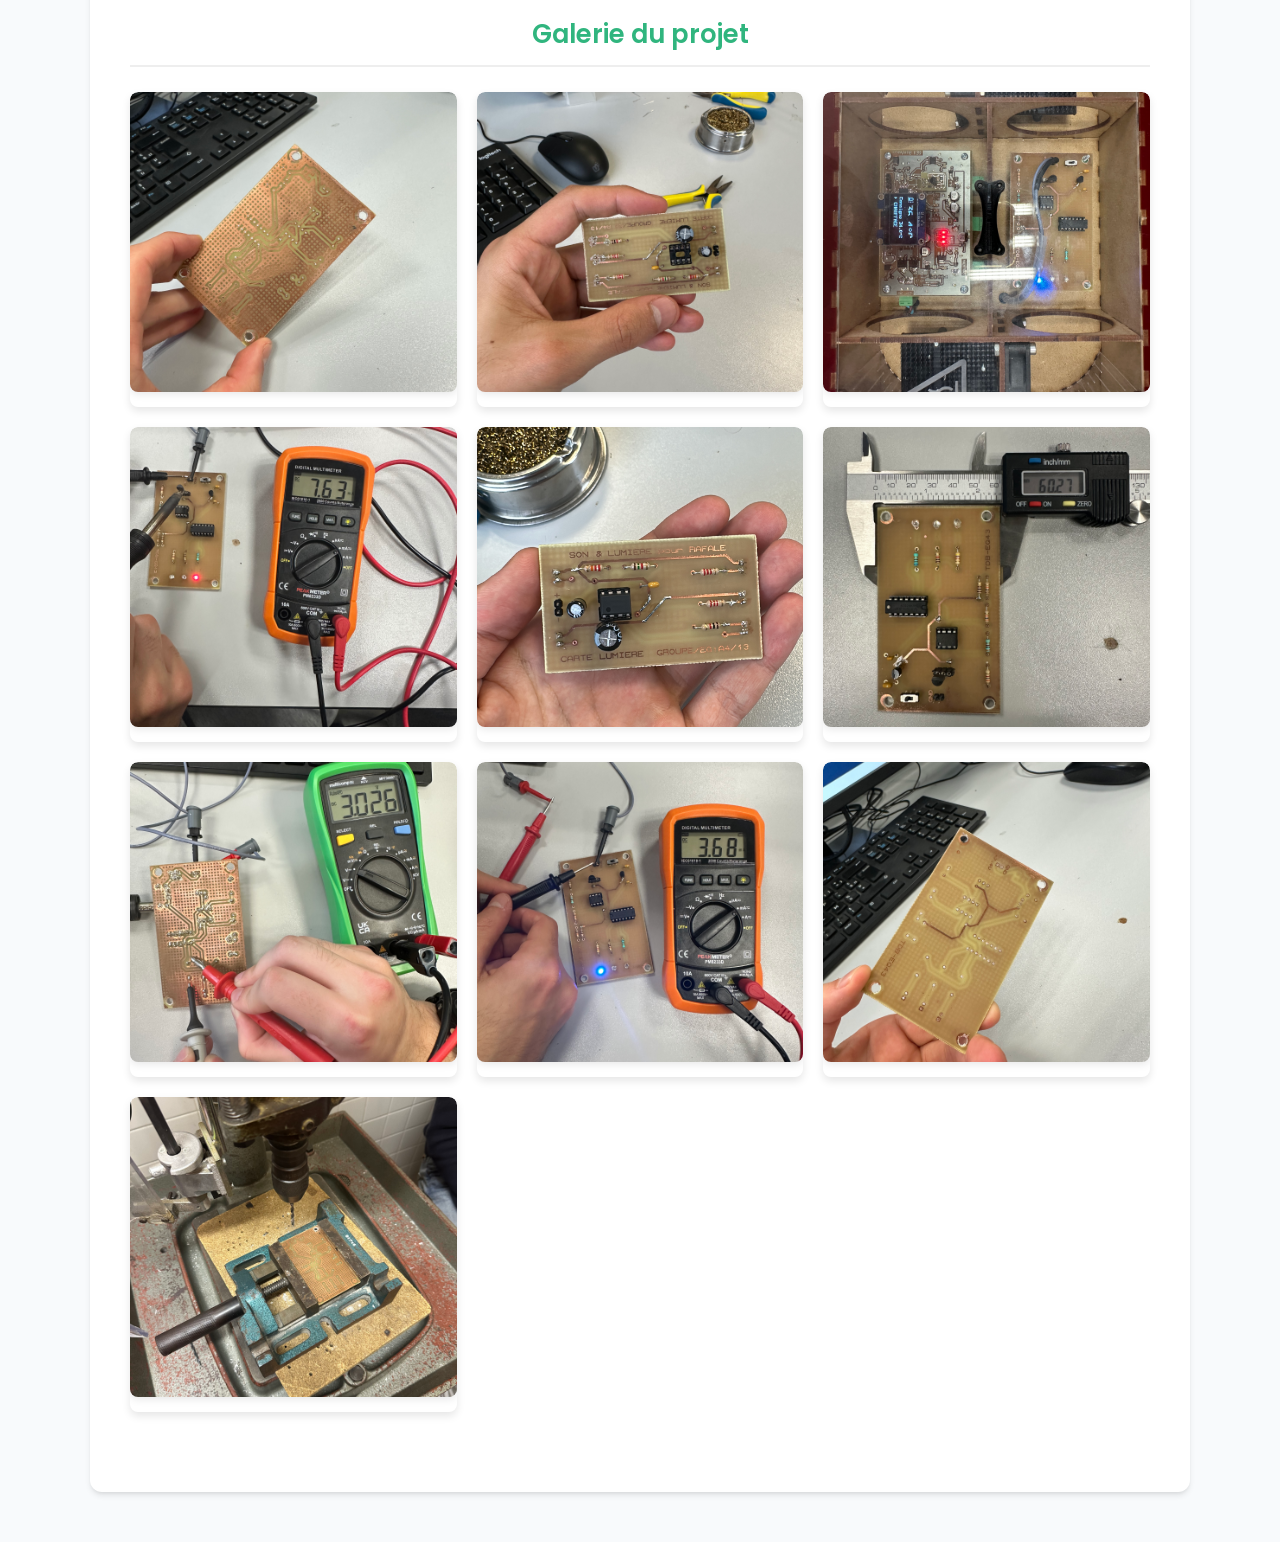
<file: projet-thermometre.html>
<!DOCTYPE html>
<html lang="fr">
<head>
    <meta charset="UTF-8">
    <meta name="viewport" content="width=device-width, initial-scale=1.0">
    <title>Projet 2 : Thermomètre de Bain</title>
    <link rel="stylesheet" href="style.css">
    
    <style>
        /* --- ANIMATIONS --- */
        @keyframes fadeInUp {
            from {
                opacity: 0;
                transform: translateY(30px);
            }
            to {
                opacity: 1;
                transform: translateY(0);
            }
        }

        .anime-section {
            opacity: 0;
            animation: fadeInUp 0.8s ease-out forwards;
        }
        .delay-1 { animation-delay: 0.2s; }
        .delay-2 { animation-delay: 0.4s; }
        .delay-3 { animation-delay: 0.6s; }
        .delay-4 { animation-delay: 0.8s; }

        /* --- EN-TÊTE : Bouton à gauche et Titre centré au milieu --- */
        .header-projet {
            position: relative;
            display: flex;
            justify-content: center;
            align-items: center;
            margin-top: 30px;
            margin-bottom: 30px;
            min-height: 40px;
        }

        .header-projet .bouton-retour {
            position: absolute;
            left: 0;
        }

        .header-projet h1 {
            margin: 0;
            text-align: center;
        }

        .section-detail h2 {
            text-align: center;
            margin-top: 30px;
            padding-bottom: 10px;
            border-bottom: 2px solid #eee;
        }

        /* --- BLOC INTRO (Image à gauche, Infos à droite) --- */
        .intro-projet {
            display: flex;
            align-items: center;
            gap: 40px;
            margin-bottom: 40px;
        }

        .intro-image {
            flex: 1;
        }

        .intro-image .image-projet-large {
            margin-bottom: 0;
        }

        .projet-info-cles {
            flex: 1;
            background-color: #f8f9fa;
            padding: 25px;
            border-radius: 12px;
            box-shadow: 0 4px 10px rgba(0, 0, 0, 0.05);
            border-left: 5px solid #30b57e;
        }

        .projet-info-cles ul {
            list-style-type: none;
            padding: 0;
            margin: 0;
            text-align: left !important;
        }

        .projet-info-cles li {
            margin-bottom: 12px;
            font-size: 1.1em;
        }

        .projet-info-cles li:last-child {
            margin-bottom: 0;
        }

        /* --- DESIGN DES BLOCS DE TEXTE --- */
        .bloc-texte {
            background-color: #f8f9fa;
            padding: 20px 25px;
            border-radius: 12px;
            box-shadow: 0 4px 10px rgba(0, 0, 0, 0.05);
            border-left: 5px solid #30b57e;
            margin-bottom: 20px;
            line-height: 1.6;
            text-align: left;
        }

        .bloc-texte p {
            margin-top: 0;
            margin-bottom: 15px;
        }
        
        .bloc-texte p:last-child {
            margin-bottom: 0;
        }

        /* --- TAGS (LOGICIELS) --- */
        .tags-container {
            display: flex;
            flex-wrap: wrap;
            gap: 10px;
            margin-bottom: 20px;
            justify-content: center;
        }
        
        .tag {
            background-color: #007BFF;
            color: white;
            padding: 8px 15px;
            border-radius: 20px;
            font-size: 0.9em;
            font-weight: bold;
            transition: transform 0.3s ease, background-color 0.3s ease;
            box-shadow: 0 4px 6px rgba(0,0,0,0.1);
        }
        
        .tag:hover {
            transform: scale(1.1);
            background-color: #0056b3;
        }

        /* --- DOCUMENTS (BOUTONS) --- */
        .documents-grid {
            display: flex;
            flex-wrap: wrap;
            gap: 15px;
            margin-bottom: 30px;
            justify-content: center;
        }
        
        .doc-btn {
            display: flex;
            align-items: center;
            justify-content: center;
            background-color: #28a745;
            color: white;
            text-decoration: none;
            padding: 10px 20px;
            border-radius: 8px;
            font-weight: bold;
            transition: all 0.3s ease;
            box-shadow: 0 4px 6px rgba(0,0,0,0.1);
        }
        
        .doc-btn:hover {
            background-color: #1e7e34;
            transform: translateY(-3px);
            box-shadow: 0 6px 12px rgba(0,0,0,0.15);
        }

        /* --- IMAGES ET MEDIAS --- */
        .image-projet-large {
            max-width: 100%;
            height: auto;
            border-radius: 10px;
            box-shadow: 0 4px 15px rgba(0,0,0,0.1);
            margin-bottom: 20px;
        }
        
        .galerie-media img, .galerie-media video {
            max-width: 100%;
            border-radius: 8px;
            margin-bottom: 15px;
            box-shadow: 0 2px 8px rgba(0,0,0,0.1);
        }

        /* --- RESPONSIVE : Pour les écrans de smartphones --- */
        @media (max-width: 768px) {
            .header-projet {
                flex-direction: column;
                position: static;
                gap: 15px;
            }
            .header-projet .bouton-retour {
                position: static;
            }
            .header-projet h1 {
                text-align: center;
            }
            .intro-projet {
                flex-direction: column;
                gap: 20px;
            }
        }

    </style>
</head>
<body>

    <nav class="navbar">
        <ul>
            <li><a href="index.html" >Accueil</a></li>
            <li><a href="profil.html">Profil</a></li>
            <li><a href="competences.html">Compétences</a></li>
            <li><a href="sae.html"class="actif">Projets formation</a></li>
            <li><a href="projets-perso.html">Projets personnel</a></li>
            <li><a href="contact.html">Contact</a></li>
        </ul>
    </nav>

    <main class="conteneur-detail">
        
        <div class="header-projet anime-section">
            <a href="sae.html" class="bouton-retour">← Retour aux SAE</a>
            <h1>Projet 2 : Thermomètre de Bain</h1>
        </div>
        
        <section class="section-detail">
            
            <div class="intro-projet anime-section delay-1">
                <div class="intro-image">
                    <img src="tdb.png" alt="Projet Thermomètre de bain" class="image-projet-large">
                </div>
                
                <div class="projet-info-cles">
                    <ul>
                        <li><strong>Action :</strong> Leds</li>
                        <li><strong>Traitement :</strong> AOP</li>
                        <li><strong>Energie :</strong> Lipo 2S</li>
                        <li><strong>Acquisition :</strong> Capteur Température</li>
                    </ul>
                </div>
            </div>

            <div class="anime-section delay-2">
                <h2>Présentation du produit à développer</h2>
                <div class="bloc-texte">
                    <p>Une entreprise de produits pour nouveaux-nés souhaite élargir sa gamme de produits. Elle souhaite aujourd'hui étendre son catalogue vers une gamme d'accessoires pour le bain. C'est ainsi qu'elle entreprend de vous faire concevoir un thermomètre de bain dont les caractéristiques principales sont :</p>
                    <ul>
                        <li>Détection d'une eau trop froide ( &lt; 36,0°C )</li>
                        <li>Détection d'une eau trop chaude ( &gt; 39,0°C )</li>
                        <li>Bonne autonomie ( &gt; 24h de fonctionnement)</li>
                        <li>Prix d'acquisition faible de type « discount » ( &lt; 20 €)</li>
                    </ul>
                </div>
            </div>

            <div class="anime-section delay-3">
                <h2>Mon ressenti</h2>
                <div class="bloc-texte">
                    <p>J'ai beaucoup aimé ce projet car on voit tout le produit en détail et on finit par le connaître parfaitement, même les parties réalisées par mes camarades. C'est un projet simple, pas trop poussé, mais très bien à faire pour un premier projet où nous sommes lâchés en autonomie.</p>
                </div>
            </div>

            <div class="anime-section delay-3">
                <h2>Logiciels & Technologies utilisés</h2>
                <div class="tags-container">
                    <span class="tag">Proteus : ISIS, ARES</span>
                </div>
            </div>

            <div class="anime-section delay-3">
                <h2>Documents livrables</h2>
                <div class="documents-grid">
                    <a href="DDC_TDB.docx" target="_blank" class="doc-btn">📄 DDC</a>
                    <a href="DDV_TDB.docx" target="_blank" class="doc-btn">📄 DDV</a>
                    <a href="DDF_TDB.docx" target="_blank" class="doc-btn">📄 DDF</a>
                    <a href="planningtdb.xlsx" target="_blank" class="doc-btn">📅 Planning</a>
                </div>
            </div>

            <div class="anime-section delay-4">
                <h2>Galerie du projet</h2>
                <div class="galerie-media">
                    
                    <div class="conteneur-image">
                        <img src="fabrication-projet2-planmasse.jpeg" alt="Plan de masse">
                        <div class="description-image">Plan de Masse de la Carte</div>
                    </div>

                    <div class="conteneur-image">
                        <img src="projet2-1.jpeg" alt="Carte terminée">
                        <div class="description-image">Carte Terminée sans l'AOP</div>
                    </div>                
                    
                    <div class="conteneur-image">
                        <img src="projet2-2.jpeg" alt="Test étuve">
                        <div class="description-image">Test Température sous l'étuve</div>
                    </div>                 
                    
                    <div class="conteneur-image">
                        <img src="projet2-3.jpeg" alt="Test tension">
                        <div class="description-image">Test de Tension</div>
                    </div>                  
                    
                    <div class="conteneur-image">
                        <img src="projet2-carte.jpeg" alt="Carte">
                        <div class="description-image">Carte</div>
                    </div> 

                    <div class="conteneur-image">
                        <img src="projet2-test (2).jpeg" alt="Mesure">
                        <div class="description-image">Mesure de la carte</div>
                    </div>        

                    <div class="conteneur-image">
                        <img src="projet2-test.jpeg" alt="Test 1">
                        <div class="description-image">Test de la carte</div>
                    </div>           

                    <div class="conteneur-image">
                        <img src="projet2-test3.jpeg" alt="Test 2">
                        <div class="description-image">Test de la carte</div>
                    </div>  

                    <div class="conteneur-image">
                        <img src="sae-fabrication-projet2.jpeg" alt="Fabrication">
                        <div class="description-image">Fabrication de la carte</div>
                    </div>      
                    
                    <div class="conteneur-image">
                        <img src="perce1.jpeg" alt="Fabrication">
                        <div class="description-image">Persage de la Carte</div>
                    </div>  
                    
                </div>
            </div>

        </section>
    </main>

</body>
</html>
</file>
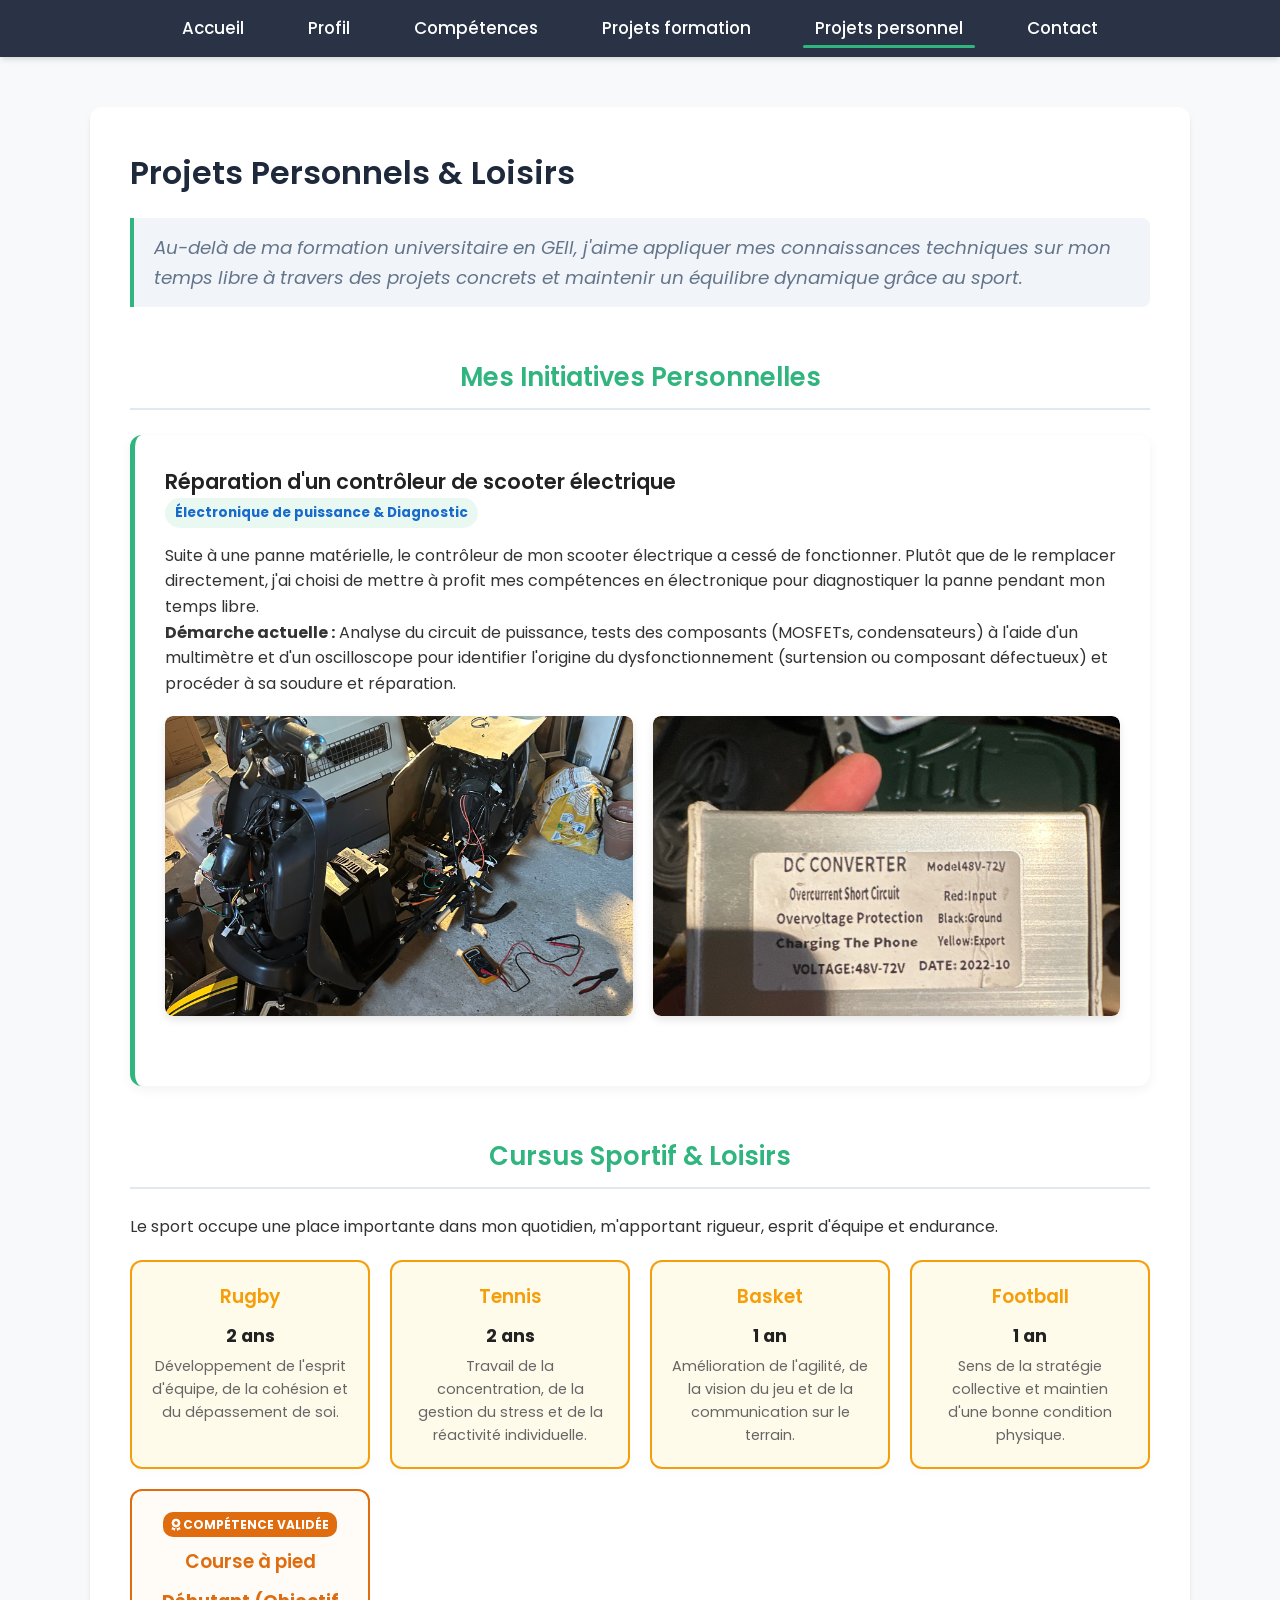
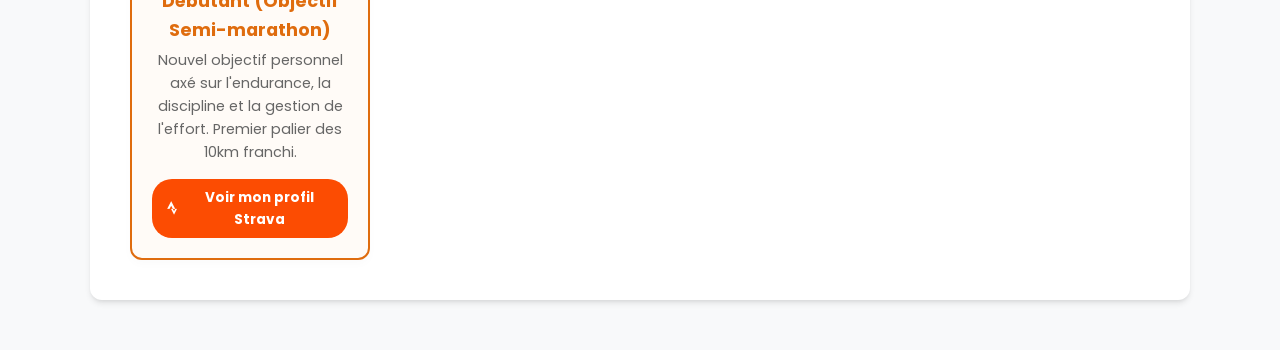
<file: projets-perso.html>
<!DOCTYPE html>
<html lang="fr">
<head>
    <meta charset="UTF-8">
    <meta name="viewport" content="width=device-width, initial-scale=1.0">
    <title>Projets Personnels & Loisirs - Portfolio</title>
    <link rel="stylesheet" href="style.css">
    <link href="https://fonts.googleapis.com/css2?family=JetBrains+Mono:wght@600&family=Montserrat:wght@700&display=swap" rel="stylesheet">
    <link rel="stylesheet" href="https://cdnjs.cloudflare.com/ajax/libs/font-awesome/6.4.0/css/all.min.css">
    
    <style>
        /* --- STYLES GENERAUX DE LA PAGE (THEME CLAIR) --- */
        body {
            background-color: #f8f9fa; 
            color: #333333;            
        }

        .conteneur h1 {
            color: #30b57e; 
            text-align: center;
            margin-top: 30px;
        }

        .section-detail h2 {
            text-align: center;
            margin-top: 40px;
            padding-bottom: 10px; 
            color: #30b57e; 
        }



        /* --- BLOCS DE TEXTE ET PROJETS --- */
        .bloc-projet {
            background-color: #ffffff; 
            color: #333333;            
            padding: 30px;
            border-radius: 12px;
            box-shadow: 0 4px 12px rgba(0, 0, 0, 0.05); 
            border-left: 5px solid #30b57e; 
            margin-bottom: 30px;
            line-height: 1.6;
        }

        .bloc-projet h3 {
            margin-top: 0;
            color: #222222;
            font-size: 1.3em;
        }

        .badge-technique {
            display: inline-block;
            background-color: rgba(48, 181, 126, 0.1);
            color: #176bcc;
            padding: 4px 10px;
            border-radius: 20px;
            font-size: 0.85em;
            font-weight: bold;
            margin-bottom: 15px;
        }

        /* Style pour l'image du projet perso */
        .image-projet-perso {
            width: 100%;
            max-width: 500px;
            height: auto;
            border-radius: 8px;
            margin-top: 15px;
            box-shadow: 0 4px 10px rgba(0,0,0,0.1);
            display: block;
        }

        /* --- GRILLE ET CARTES SPORTIVES --- */
        .grille-sports {
            display: grid;
            grid-template-columns: repeat(auto-fit, minmax(220px, 1fr));
            gap: 20px;
            margin-top: 20px;
        }

        .carte-sport {
            background-color: #ffffff;
            border: 1px solid #e0e0e0;
            border-radius: 12px;
            padding: 20px;
            text-align: center;
            box-shadow: 0 4px 10px rgba(0, 0, 0, 0.02);
            transition: transform 0.3s ease;
        }

        .carte-sport:hover {
            transform: translateY(-5px);
            border-color: #30b57e;
        }

        .carte-sport h3 {
            margin: 0 0 10px 0;
            color: #30b57e;
        }

        .duree-sport {
            font-weight: bold;
            color: #222222;
            font-size: 1.1em;
        }

        .description-sport {
            font-size: 0.9em;
            color: #666666;
            margin-top: 5px;
        }

        /* --- CARTE COMMENCEMENT ORANGE (COMPÉTENCE DÉLIVRÉE) --- */
        .carte-sport.orange-delivre {
            border: 2px solid #df6c0e;
            background-color: #fffbf7;
        }
        
        .carte-sport.orange-delivre:hover {
            box-shadow: 0 6px 15px rgba(223, 108, 14, 0.15);
            transform: translateY(-5px);
        }

        .badge-delivre {
            display: inline-block;
            background-color: #df6c0e;
            color: #ffffff;
            font-size: 0.75em;
            font-weight: bold;
            padding: 3px 8px;
            border-radius: 10px;
            margin-bottom: 10px;
            text-transform: uppercase;
        }

        /* --- BOUTON STRAVA --- */
        .btn-strava {
            display: inline-flex;
            align-items: center;
            justify-content: center;
            gap: 8px;
            background-color: #fc4c02; /* Couleur officielle Strava */
            color: #ffffff !important;
            text-decoration: none;
            padding: 8px 15px;
            border-radius: 20px;
            font-size: 0.85em;
            font-weight: bold;
            margin-top: 15px;
            transition: background-color 0.2s ease;
        }

        .btn-strava:hover {
            background-color: #e24100;
        }
    </style>
</head>
<body>

    <nav class="navbar">
        <ul>
            <li><a href="index.html">Accueil</a></li>
            <li><a href="profil.html">Profil</a></li>
            <li><a href="competences.html">Compétences</a></li>
            <li><a href="sae.html">Projets formation</a></li>
            <li><a href="projets-perso.html" class="actif">Projets personnel</a></li>
            <li><a href="contact.html">Contact</a></li>
        </ul>
    </nav>

    <main class="conteneur-detail">
        <h1>Projets Personnels & Loisirs</h1>
        
        <p class="introduction">Au-delà de ma formation universitaire en GEII, j'aime appliquer mes connaissances techniques sur mon temps libre à travers des projets concrets et maintenir un équilibre dynamique grâce au sport.</p>
    


    

        <section class="section-detail">
            <h2>Mes Initiatives Personnelles</h2>
            
            <div class="bloc-projet">
                <h3>Réparation d'un contrôleur de scooter électrique</h3>
                <span class="badge-technique">Électronique de puissance & Diagnostic</span>
                <p>
                    Suite à une panne matérielle, le contrôleur de mon scooter électrique a cessé de fonctionner. Plutôt que de le remplacer directement, j'ai choisi de mettre à profit mes compétences en électronique pour diagnostiquer la panne pendant mon temps libre.
                </p>
                <p>
                    <strong>Démarche actuelle :</strong> Analyse du circuit de puissance, tests des composants (MOSFETs, condensateurs) à l'aide d'un multimètre et d'un oscilloscope pour identifier l'origine du dysfonctionnement (surtension ou composant défectueux) et procéder à sa soudure et réparation.
                </p>
                <div class="galerie-media">
                     <div class="conteneur-image">
                        <img src="1.jpeg" alt="Scooter démonté">
                        <div class="description-image">Scooter démonté</div>
                    </div>

                    <div class="conteneur-image">
                        <img src="2.jpeg" alt="Carte terminée">
                        <div class="description-image">Convertisseur 48V - 12V</div>
                    </div>                    
                </div>

            </div>
        </section>

        <section class="section-detail">
            <h2>Cursus Sportif & Loisirs</h2>
            <p>
                Le sport occupe une place importante dans mon quotidien, m'apportant rigueur, esprit d'équipe et endurance.
            </p>

            <div class="grille-sports">
                
                <div class="carte-sport" style="border: 2px solid #f59e0b; background-color: #fffbeb;">
                    <h3 style="color: #f59e0b;">Rugby</h3>
                    <div class="duree-sport">2 ans</div>
                    <div class="description-sport">Développement de l'esprit d'équipe, de la cohésion et du dépassement de soi.</div>
                </div>

                <div class="carte-sport" style="border: 2px solid #f59e0b; background-color: #fffbeb;">
                    <h3 style="color: #f59e0b;">Tennis</h3>
                    <div class="duree-sport">2 ans</div>
                    <div class="description-sport">Travail de la concentration, de la gestion du stress et de la réactivité individuelle.</div>
                </div>

                <div class="carte-sport" style="border: 2px solid #f59e0b; background-color: #fffbeb;">
                    <h3 style="color: #f59e0b;">Basket</h3>
                    <div class="duree-sport">1 an</div>
                    <div class="description-sport">Amélioration de l'agilité, de la vision du jeu et de la communication sur le terrain.</div>
                </div>

                <div class="carte-sport" style="border: 2px solid #f59e0b; background-color: #fffbeb;">
                    <h3 style="color: #f59e0b;">Football</h3>
                    <div class="duree-sport">1 an</div>
                    <div class="description-sport">Sens de la stratégie collective et maintien d'une bonne condition physique.</div>
                </div>

                <div class="carte-sport orange-delivre">
                    <span class="badge-delivre"><i class="fa-solid fa-award"></i> Compétence validée</span>
                    <h3 style="color: #df6c0e;">Course à pied</h3>
                    <div class="duree-sport" style="color: #df6c0e;">Débutant (Objectif Semi-marathon)</div>
                    <div class="description-sport">Nouvel objectif personnel axé sur l'endurance, la discipline et la gestion de l'effort. Premier palier des 10km franchi.</div>
                    
                    <a href="https://strava.app.link/XL45QTFg13b" target="_blank" class="btn-strava">
                        <i class="fa-brands fa-strava"></i> Voir mon profil Strava
                    </a>
                </div>

            </div>
        </section>
    </main>

</body>
</html>
</file>
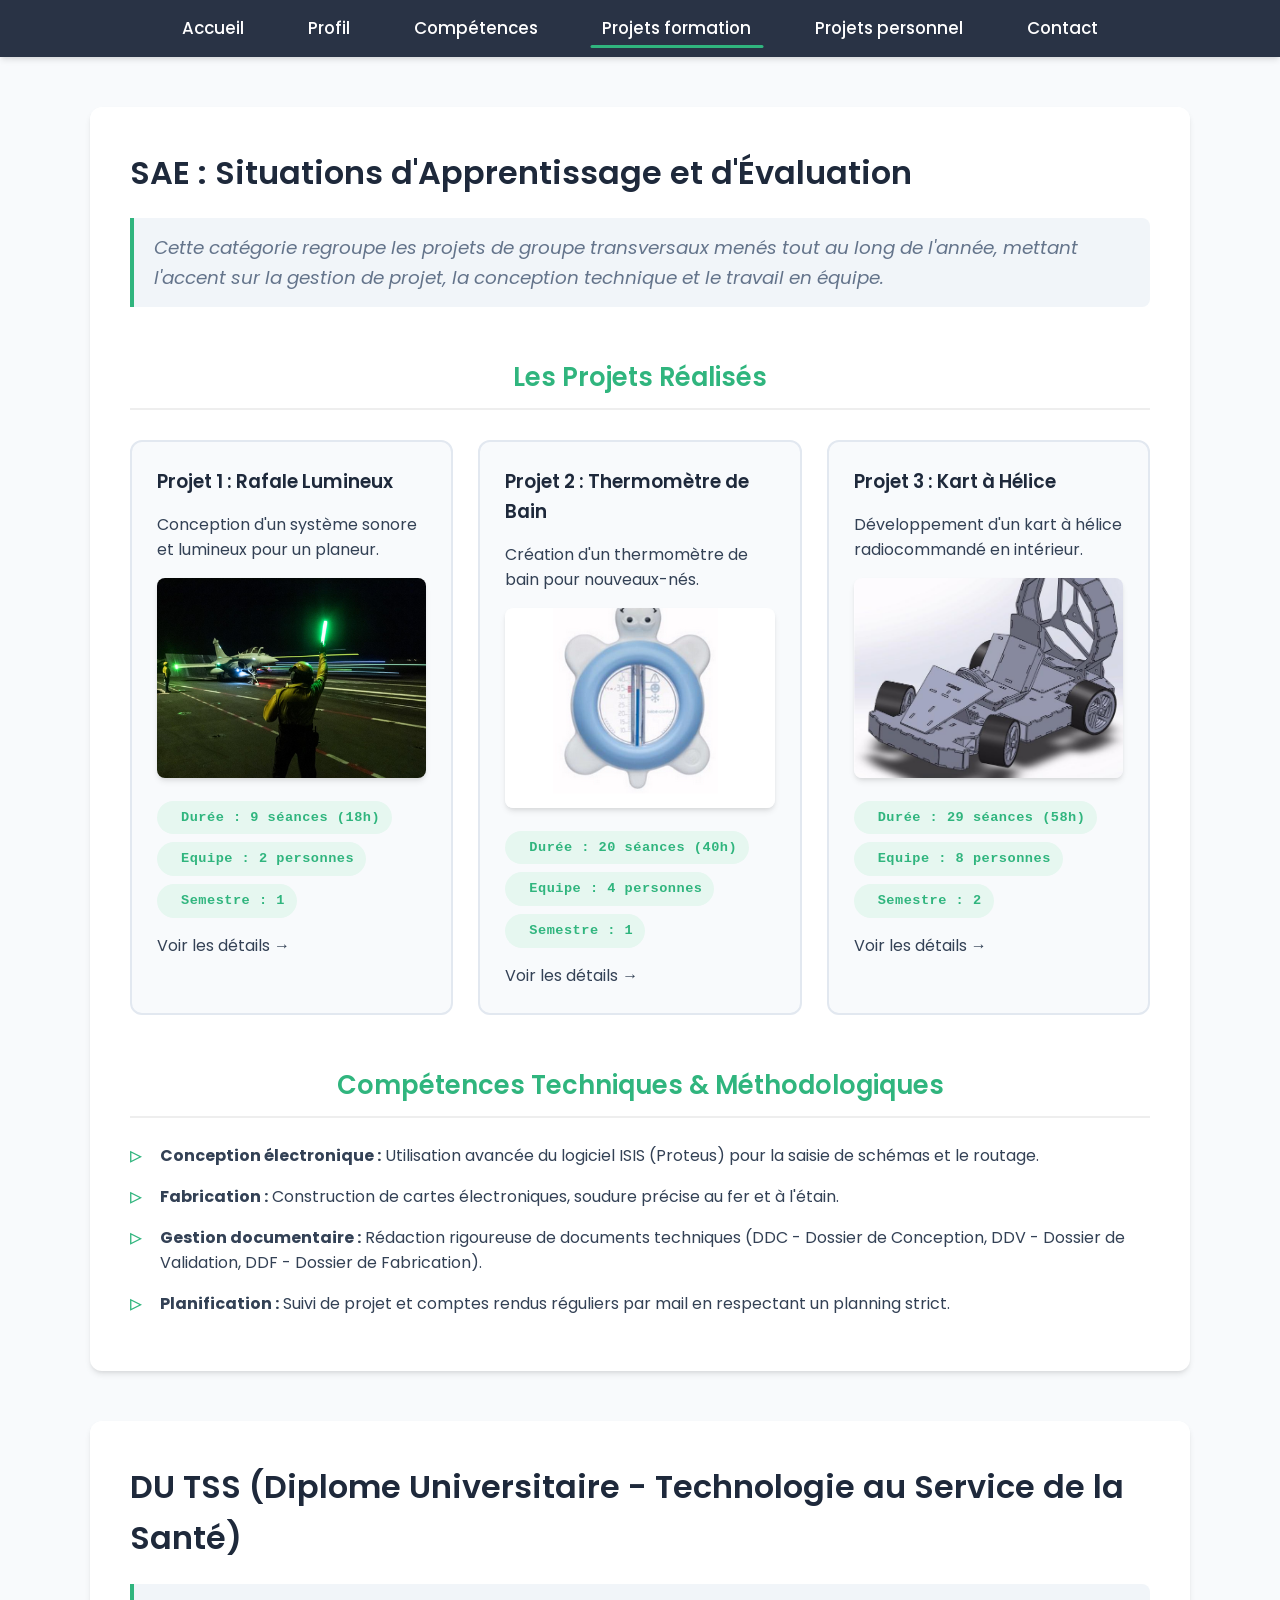
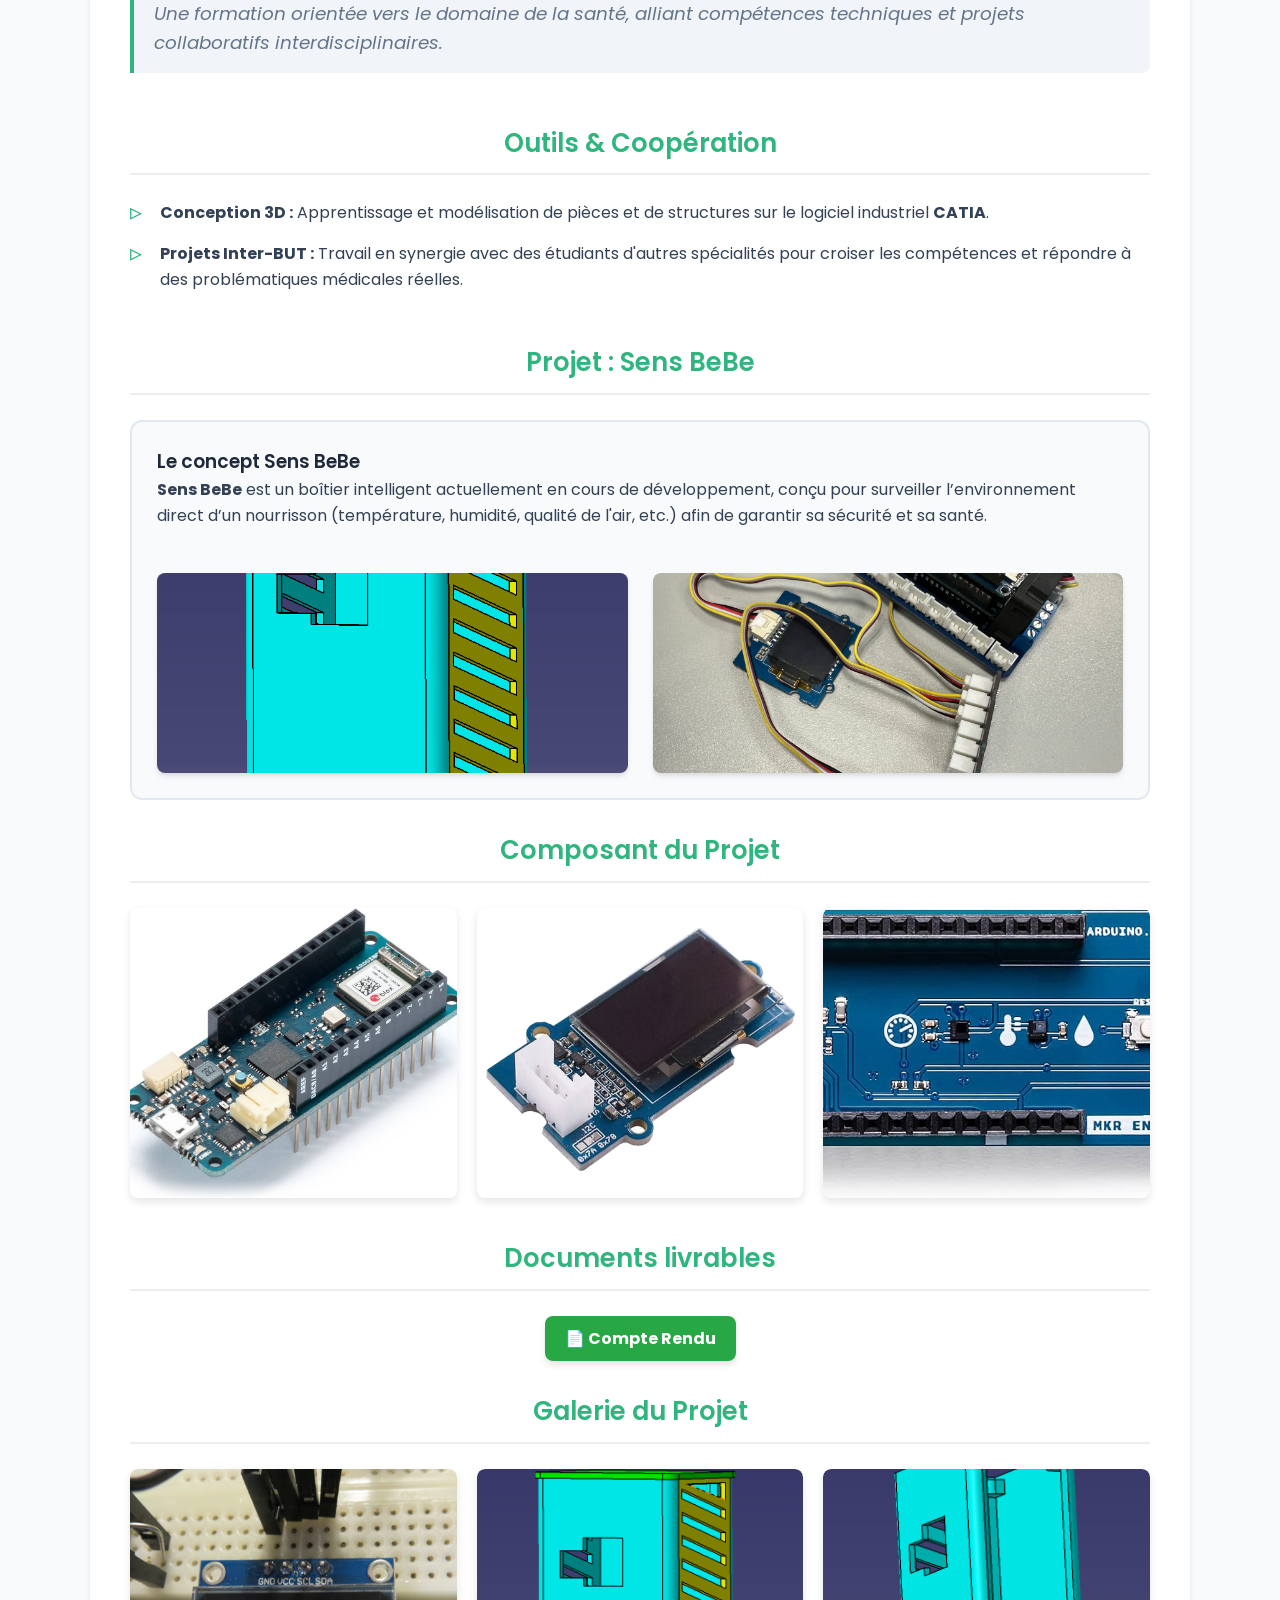
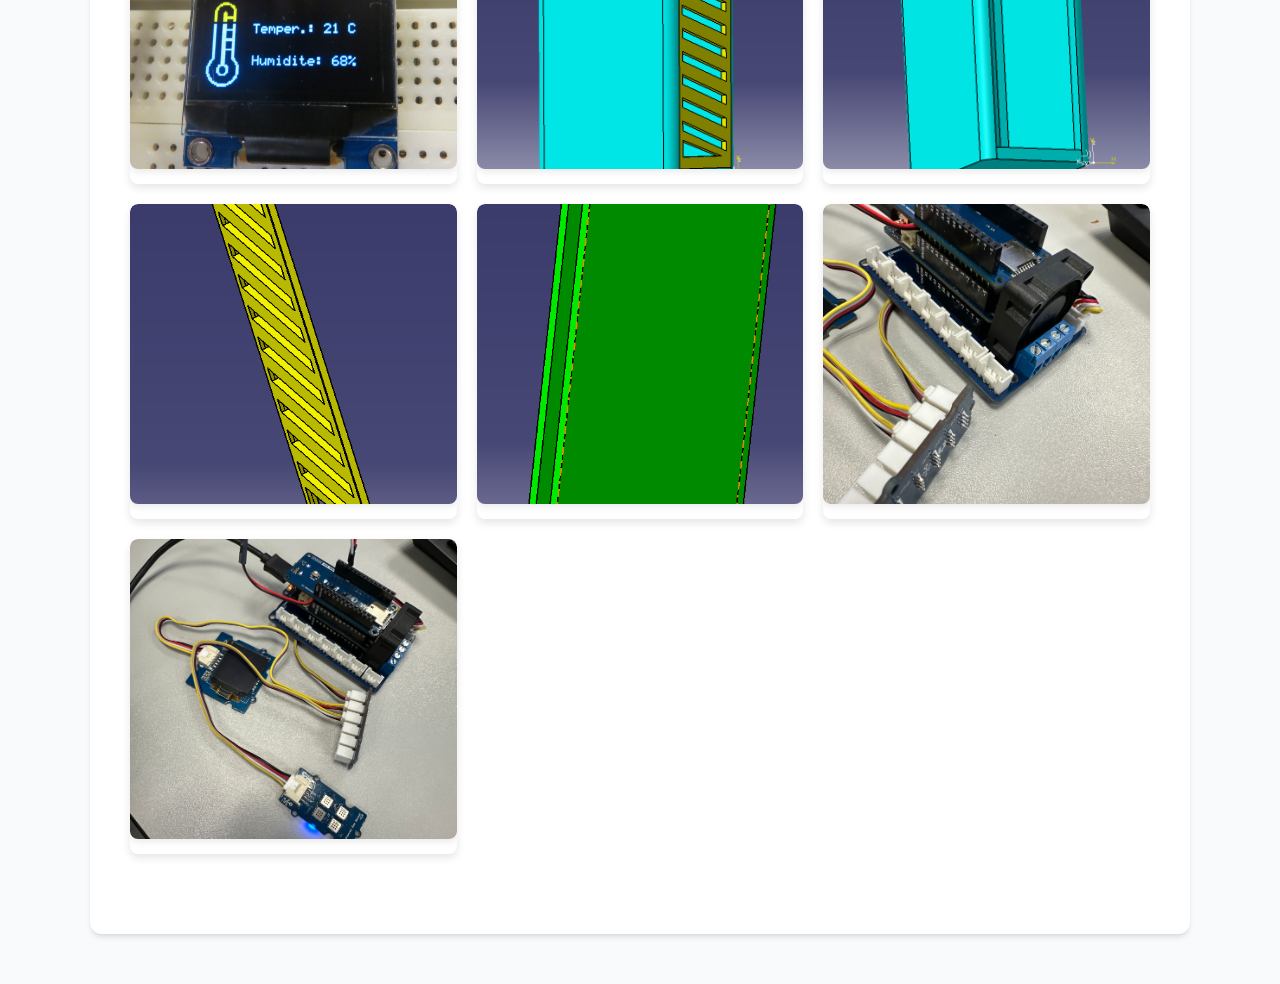
<file: sae.html>
<!DOCTYPE html>
<html lang="fr">
<head>
    <meta charset="UTF-8">
    <meta name="viewport" content="width=device-width, initial-scale=1.0">
    <title>Projet 3 : Kart à Hélice</title>
    <link rel="stylesheet" href="style.css">
    
    <style>
        /* --- ANIMATIONS --- */
        @keyframes fadeInUp {
            from {
                opacity: 0;
                transform: translateY(30px);
            }
            to {
                opacity: 1;
                transform: translateY(0);
            }
        }

        .anime-section {
            opacity: 0;
            animation: fadeInUp 0.8s ease-out forwards;
        }
        .delay-1 { animation-delay: 0.2s; }
        .delay-2 { animation-delay: 0.4s; }
        .delay-3 { animation-delay: 0.6s; }
        .delay-4 { animation-delay: 0.8s; }

        /* --- EN-TÊTE : Bouton à gauche et Titre centré au milieu --- */
        .header-projet {
            position: relative;
            display: flex;
            justify-content: center;
            align-items: center;
            margin-top: 30px;
            margin-bottom: 30px;
            min-height: 40px;
        }

        .header-projet .bouton-retour {
            position: absolute;
            left: 0;
        }

        .header-projet h1 {
            margin: 0;
            text-align: center;
        }

        .section-detail h2 {
            text-align: center;
            margin-top: 30px;
            padding-bottom: 10px;
            border-bottom: 2px solid #eee;
        }

        /* --- BLOC INTRO (Image à gauche, Infos à droite) --- */
        .intro-projet {
            display: flex;
            align-items: center;
            gap: 40px;
            margin-bottom: 40px;
        }

        .intro-image {
            flex: 1;
        }

        .intro-image .image-projet-large {
            margin-bottom: 0;
        }

        .projet-info-cles {
            flex: 1;
            background-color: #f8f9fa;
            padding: 25px;
            border-radius: 12px;
            box-shadow: 0 4px 10px rgba(0, 0, 0, 0.05);
            border-left: 5px solid #30b57e;
        }

        .projet-info-cles ul {
            list-style-type: none;
            padding: 0;
            margin: 0;
            text-align: left !important;
        }

        .projet-info-cles li {
            margin-bottom: 12px;
            font-size: 1.1em;
        }

        .projet-info-cles li:last-child {
            margin-bottom: 0;
        }

        /* --- DESIGN DES BLOCS DE TEXTE --- */
        .bloc-texte {
            background-color: #f8f9fa;
            padding: 20px 25px;
            border-radius: 12px;
            box-shadow: 0 4px 10px rgba(0, 0, 0, 0.05);
            border-left: 5px solid #30b57e;
            margin-bottom: 20px;
            line-height: 1.6;
            text-align: left;
        }

        .bloc-texte p {
            margin-top: 0;
            margin-bottom: 15px;
        }
        
        .bloc-texte p:last-child {
            margin-bottom: 0;
        }

        /* --- TAGS (LOGICIELS) --- */
        .tags-container {
            display: flex;
            flex-wrap: wrap;
            gap: 10px;
            margin-bottom: 20px;
            justify-content: center;
        }
        
        .tag {
            background-color: #007BFF;
            color: white;
            padding: 8px 15px;
            border-radius: 20px;
            font-size: 0.9em;
            font-weight: bold;
            transition: transform 0.3s ease, background-color 0.3s ease;
            box-shadow: 0 4px 6px rgba(0,0,0,0.1);
        }
        
        .tag:hover {
            transform: scale(1.1);
            background-color: #0056b3;
        }

        /* --- DOCUMENTS (BOUTONS) --- */
        .documents-grid {
            display: flex;
            flex-wrap: wrap;
            gap: 15px;
            margin-bottom: 30px;
            justify-content: center;
        }
        
        .doc-btn {
            display: flex;
            align-items: center;
            justify-content: center;
            background-color: #28a745;
            color: white;
            text-decoration: none;
            padding: 10px 20px;
            border-radius: 8px;
            font-weight: bold;
            transition: all 0.3s ease;
            box-shadow: 0 4px 6px rgba(0,0,0,0.1);
        }
        
        .doc-btn:hover {
            background-color: #1e7e34;
            transform: translateY(-3px);
            box-shadow: 0 6px 12px rgba(0,0,0,0.15);
        }

        /* --- IMAGES ET MEDIAS --- */
        .image-projet-large {
            max-width: 100%;
            height: auto;
            border-radius: 10px;
            box-shadow: 0 4px 15px rgba(0,0,0,0.1);
            margin-bottom: 20px;
        }
        
        .galerie-media img, .galerie-media video {
            max-width: 100%;
            border-radius: 8px;
            margin-bottom: 15px;
            box-shadow: 0 2px 8px rgba(0,0,0,0.1);
        }

        /* --- RESPONSIVE : Pour les écrans de smartphones --- */
        @media (max-width: 768px) {
            .header-projet {
                flex-direction: column;
                position: static;
                gap: 15px;
            }
            .header-projet .bouton-retour {
                position: static;
            }
            .header-projet h1 {
                text-align: center;
            }
            .intro-projet {
                flex-direction: column;
                gap: 20px;
            }
        }

    </style>
</head>
<body>

    <nav class="navbar">
        <ul>
            <li><a href="index.html">Accueil</a></li>
            <li><a href="profil.html">Profil</a></li>
            <li><a href="competences.html">Compétences</a></li>
            <li><a href="sae.html"class="actif">Projets formation</a></li>
            <li><a href="projets-perso.html">Projets personnel</a></li>
            <li><a href="contact.html">Contact</a></li>
        </ul>
    </nav>

    <main class="conteneur-detail">
        
        <h1>SAE : Situations d'Apprentissage et d'Évaluation</h1>
        <p class="introduction">Cette catégorie regroupe les projets de groupe transversaux menés tout au long de l'année, mettant l'accent sur la gestion de projet, la conception technique et le travail en équipe.
            
        </p>

        <section class="section-detail">
            <h2>Les Projets Réalisés</h2>
            <div class="grille-projets">
                
            <a href="projet-rafale.html" class="projet-bloc lien-projet" style="text-decoration: none; color: inherit;">
                <h3>Projet 1 : Rafale Lumineux</h3>
                <p>Conception d'un système sonore et lumineux pour un planeur.</p>
                <img src="rafale.png" alt="Projet Rafale Lumineux" class="image-projet">
                
                <div class="conteneur-tags">
                    <span class="tag-mini"><i class="fa-solid fa-fan"></i>Durée : 9 séances (18h)</span>
                    <span class="tag-mini"><i class="fa-solid fa-wifi"></i>Equipe : 2 personnes</span>
                    <span class="tag-mini"><i class="fa-solid fa-car-battery"></i> Semestre : 1</span>
                </div>
                
                <span class="bouton-voir-plus">Voir les détails →</span>
            </a>

            <a href="projet-thermometre.html" class="projet-bloc lien-projet" style="text-decoration: none; color: inherit;">
                <h3>Projet 2 : Thermomètre de Bain</h3>
                <p>Création d'un thermomètre de bain pour nouveaux-nés.</p>
                <img src="tdb.png" alt="Projet Thermomètre de bain" class="image-projet">
                
                <div class="conteneur-tags">
                    <span class="tag-mini"><i class="fa-solid fa-fan"></i>Durée : 20 séances (40h)</span>
                    <span class="tag-mini"><i class="fa-solid fa-wifi"></i>Equipe : 4 personnes</span>
                    <span class="tag-mini"><i class="fa-solid fa-car-battery"></i> Semestre : 1</span>
                </div>
                
                <span class="bouton-voir-plus">Voir les détails →</span>
            </a>

            <a href="projet-kart.html" class="projet-bloc lien-projet" style="text-decoration: none; color: inherit;">
                <h3>Projet 3 : Kart à Hélice</h3>
                <p>Développement d'un kart à hélice radiocommandé en intérieur.</p>
                <img src="kart.png" alt="Projet Kart à hélice" class="image-projet">
                
                <div class="conteneur-tags">
                    <span class="tag-mini"><i class="fa-solid fa-fan"></i>Durée : 29 séances (58h)</span>
                    <span class="tag-mini"><i class="fa-solid fa-wifi"></i>Equipe : 8 personnes</span>
                    <span class="tag-mini"><i class="fa-solid fa-car-battery"></i> Semestre : 2</span>
                </div>
                
                <span class="bouton-voir-plus">Voir les détails →</span>
            </a>

            </div>
        </section>

        <section class="section-detail">

            <h2>Compétences Techniques & Méthodologiques</h2>

            <ul>

                <li><strong>Conception électronique :</strong> Utilisation avancée du logiciel ISIS (Proteus) pour la saisie de schémas et le routage.</li>

                <li><strong>Fabrication :</strong> Construction de cartes électroniques, soudure précise au fer et à l'étain.</li>

                <li><strong>Gestion documentaire :</strong> Rédaction rigoureuse de documents techniques (DDC - Dossier de Conception, DDV - Dossier de Validation, DDF - Dossier de Fabrication).</li>

                <li><strong>Planification :</strong> Suivi de projet et comptes rendus réguliers par mail en respectant un planning strict.</li>

            </ul>

        </section> 

    </main>
    <main class="conteneur-detail">
        
        <h1>DU TSS (Diplome Universitaire - Technologie au Service de la Santé)</h1>
        <p class="introduction">Une formation orientée vers le domaine de la santé, alliant compétences techniques et projets collaboratifs interdisciplinaires.</p>

        <section class="section-detail">
            <h2>Outils & Coopération</h2>
            <ul>
                <li><strong>Conception 3D :</strong> Apprentissage et modélisation de pièces et de structures sur le logiciel industriel <strong>CATIA</strong>.</li>
                <li><strong>Projets Inter-BUT :</strong> Travail en synergie avec des étudiants d'autres spécialités pour croiser les compétences et répondre à des problématiques médicales réelles.</li>
            </ul>
        </section>

        <section class="section-detail">
            <h2>Projet : Sens BeBe</h2>
            <div class="projet-focus">
                <h3>Le concept Sens BeBe</h3>
                <p><strong>Sens BeBe</strong> est un boîtier intelligent actuellement en cours de développement, conçu pour surveiller l’environnement direct d’un nourrisson (température, humidité, qualité de l'air, etc.) afin de garantir sa sécurité et sa santé.</p>
                <div class="grille-images-simples">
                    <img src="Capture1.png" alt="Modélisation CATIA du boîtier" class="image-galerie">
                    <img src="composant2.jpeg" alt="Prototype du projet SafeBaby" class="image-galerie">
                </div>
            </div>
            <h2>Composant du Projet</h2>
            <div class="galerie-media">
                <!-- Remplace les liens par les chemins vers tes vraies photos/vidéos -->
                
                <!-- Exemple de photo -->
                <div class="conteneur-image">
                    <img src="arduino.jpg">
                    <div class="description-image">Arduino MKR 1010 Wifi</div>
                </div>
                <div class="conteneur-image">
                    <img src="ecran.jpg">
                    <div class="description-image">Ecran Oled Grov</div>
                </div>
                <div class="conteneur-image">
                    <img src="capteur-shield.jpg">
                    <div class="description-image">Arduino MKR ENV Shield</div>
                </div> 
            </div>    
            <div class="anime-section delay-3">
                <h2>Documents livrables</h2>
                <div class="documents-grid">
                    <a href="CompteRendu.pdf" target="_blank" class="doc-btn">📄 Compte Rendu</a>
                </div>
            </div>
            <h2>Galerie du Projet</h2>
            <div class="galerie-media">
                <div class="conteneur-image">
                    <img src="test.png">
                    <div class="description-image">Premier test du shield température</div>
                </div>
                <div class="conteneur-image">
                    <img src="Capture1.png">
                    <div class="description-image">Boitier complet</div>
                </div>                      
                <div class="conteneur-image">
                    <img src="Capture3.png">
                    <div class="description-image">Base : Pièce 1</div>
                </div>       
                <div class="conteneur-image">
                    <img src="Capture4.png">
                    <div class="description-image">Ouverture : Pièce 2</div>
                </div>    
                <div class="conteneur-image">
                    <img src="Capture5.png">
                    <div class="description-image">Couvercle : Pièce 3</div>
                </div> 
                <div class="conteneur-image">
                    <img src="composant.jpeg">
                    <div class="description-image">Composant relié</div>
                </div>    
                <div class="conteneur-image">
                    <img src="composant2.jpeg">
                    <div class="description-image">Prototype</div>
                </div>                     
            </div>
        </section>
    </main>

</body>
</html>
</file>
<file: style.css>
/* =========================================
   VARIABLES & IMPORTATIONS
   ========================================= */
@import url('https://fonts.googleapis.com/css2?family=Poppins:wght=300;400;500;600;700&display=swap');

:root {
    --couleur-primaire: #30b57e; /* Modifié : Vert dynamique #30b57e */
    --couleur-secondaire: #1e293b; /* Bleu nuit/Gris foncé */
    --couleur-fond: #f8fafc; /* Gris très clair */
    --couleur-texte: #334155;
    --couleur-texte-clair: #64748b;
    --blanc: #ffffff;
    --ombre-legere: 0 4px 6px -1px rgba(0, 0, 0, 0.1), 0 2px 4px -1px rgba(0, 0, 0, 0.06);
    --ombre-forte: 0 20px 25px -5px rgba(0, 0, 0, 0.1), 0 10px 10px -5px rgba(0, 0, 0, 0.04);
    --transition-douce: all 0.3s cubic-bezier(0.4, 0, 0.2, 1);
}

/* =========================================
   STYLES DE BASE ET ANIMATIONS
   ========================================= */
* {
    box-sizing: border-box;
    margin: 0;
    padding: 0;
}

body {
    font-family: 'Poppins', sans-serif;
    background-color: var(--couleur-fond);
    color: var(--couleur-texte);
    line-height: 1.6;
    /* Animation d'apparition au chargement de la page */
    animation: apparitionDouce 0.8s ease-out forwards;
}

@keyframes apparitionDouce {
    from { opacity: 0; transform: translateY(15px); }
    to { opacity: 1; transform: translateY(0); }
}

h1, h2, h3 {
    color: var(--couleur-secondaire);
    font-weight: 600;
}

/* =========================================
   BARRE DE NAVIGATION (FIXE & MODERNE)
   ========================================= */
.navbar {
    background-color: rgba(30, 41, 59, 0.95);
    backdrop-filter: blur(10px); /* Effet de verre dépoli */
    position: sticky;
    top: 0;
    z-index: 1000;
    padding: 15px 0;
    box-shadow: var(--ombre-legere);
}

.navbar ul {
    list-style: none;
    display: flex;
    justify-content: center;
    gap: 40px;
    flex-wrap: wrap;
}

.navbar a {
    color: var(--blanc);
    text-decoration: none;
    font-weight: 500;
    font-size: 1.05em;
    padding: 8px 12px;
    position: relative;
    transition: var(--transition-douce);
}

/* Soulignement animé au survol */
.navbar a::after {
    content: '';
    position: absolute;
    width: 0;
    height: 3px;
    bottom: 0;
    left: 50%;
    background-color: var(--couleur-primaire);
    transition: var(--transition-douce);
    transform: translateX(-50%);
    border-radius: 2px;
}

.navbar a:hover::after, .navbar a.actif::after {
    width: 100%;
}

.navbar a:hover {
    color: #a3ebd0; /* Modifié : Vert très clair au lieu de bleu clair */
}

/* =========================================
   CONTENEURS PRINCIPAUX (PAGES)
   ========================================= */
.conteneur, .conteneur-detail {
    max-width: 1100px;
    margin: 50px auto;
    padding: 40px;
    background-color: var(--blanc);
    border-radius: 12px;
    box-shadow: var(--ombre-legere);
}

.text-center {
    text-align: center;
}

.introduction {
    font-size: 1.15em;
    color: var(--couleur-texte-clair);
    border-left: 4px solid var(--couleur-primaire);
    padding-left: 20px;
    margin: 20px 0 40px 0;
    font-style: italic;
    background-color: #f1f5f9;
    padding: 15px 20px;
    border-radius: 0 8px 8px 0;
}

/* =========================================
   BOUTONS & LIENS DIVERS
   ========================================= */
.bouton-retour {
    display: inline-block;
    color: var(--blanc);
    background-color: var(--couleur-secondaire);
    padding: 10px 20px;
    border-radius: 30px;
    text-decoration: none;
    font-weight: 500;
    margin-bottom: 30px;
    transition: var(--transition-douce);
    box-shadow: var(--ombre-legere);
}

.bouton-retour:hover {
    background-color: var(--couleur-primaire);
    transform: translateX(-5px);
}

/* =========================================
   GRILLE DES COMPÉTENCES & CARTES INTERACTIVES
   ========================================= */
.grille-competences {
    display: grid;
    grid-template-columns: repeat(auto-fit, minmax(320px, 1fr));
    gap: 30px;
    margin-top: 40px;
}

.carte {
    background: linear-gradient(135deg, var(--blanc) 0%, #f8fafc 100%);
    border: 1px solid #e2e8f0;
    border-radius: 12px;
    padding: 50px 20px;
    text-align: center;
    text-decoration: none;
    position: relative;
    overflow: hidden;
    min-height: 200px;
    display: flex;
    align-items: center;
    justify-content: center;
    transition: var(--transition-douce);
    box-shadow: var(--ombre-legere);
}

.carte h2 {
    font-size: 1.8em;
    margin: 0;
    color: var(--couleur-secondaire);
    transition: var(--transition-douce);
    z-index: 2;
}

.carte:hover {
    transform: translateY(-10px);
    box-shadow: var(--ombre-forte);
    border-color: var(--couleur-primaire);
}

.carte:hover h2 {
    opacity: 0;
    transform: translateY(-20px);
}

/* Infobulle élégante au survol */
.infobulle {
    position: absolute;
    top: 0;
    left: 0;
    width: 100%;
    height: 100%;
    background: linear-gradient(135deg, var(--couleur-secondaire) 0%, #0f172a 100%);
    color: var(--blanc);
    display: flex;
    flex-direction: column;
    justify-content: center;
    padding: 30px;
    opacity: 0;
    transform: translateY(20px);
    transition: var(--transition-douce);
    text-align: left;
    font-size: 0.95em;
    z-index: 3;
}

.carte:hover .infobulle {
    opacity: 1;
    transform: translateY(0);
}

.infobulle p {
    margin-bottom: 10px;
    line-height: 1.5;
}

.infobulle strong {
    color: #a3ebd0; /* Modifié : Vert clair pour faire ressortir les mots-clés */
}

/* =========================================
   PAGES DE DÉTAILS (SAE, Automatisme, etc.)
   ========================================= */
.section-detail {
    margin-top: 50px;
}

.section-detail h2 {
    font-size: 1.6em;
    color: var(--couleur-primaire);
    border-bottom: 2px solid #e2e8f0;
    padding-bottom: 10px;
    margin-bottom: 25px;
}

.section-detail ul {
    list-style-type: none;
}

.section-detail ul li {
    position: relative;
    padding-left: 30px;
    margin-bottom: 15px;
}

/* Puces personnalisées pour les listes */
.section-detail ul li::before {
    content: '▹';
    position: absolute;
    left: 0;
    color: var(--couleur-primaire);
    font-size: 1.5em;
    line-height: 1;
    top: 0;
}

/* =========================================
   IMAGES ET GALERIES
   ========================================= */
.grille-projets, .grille-images-simples {
    display: grid;
    grid-template-columns: repeat(auto-fit, minmax(280px, 1fr));
    gap: 25px;
    margin-top: 30px;
}

.projet-bloc, .projet-focus {
    background-color: #f8fafc;
    border: 1px solid #e2e8f0;
    border-radius: 12px;
    padding: 25px;
    transition: var(--transition-douce);
}

.projet-bloc:hover {
    box-shadow: var(--ombre-legere);
    transform: translateY(-5px);
}

.projet-bloc h3 {
    margin-bottom: 15px;
    color: var(--couleur-secondaire);
}

.image-projet, .image-galerie {
    width: 100%;
    height: 200px;
    object-fit: cover; /* Recadre l'image proprement sans la déformer */
    border-radius: 8px;
    margin-top: 15px;
    box-shadow: var(--ombre-legere);
    transition: var(--transition-douce);
}

.image-projet:hover, .image-galerie:hover {
    transform: scale(1.03); /* Zoom très léger au survol */
    box-shadow: var(--ombre-forte);
}

/* =========================================
   FORMULAIRE DE CONTACT
   ========================================= */
.formulaire-contact {
    display: flex;
    flex-direction: column;
    gap: 20px;
    max-width: 600px;
    margin: 0 auto;
    background: #f8fafc;
    padding: 40px;
    border-radius: 12px;
    border: 1px solid #e2e8f0;
}

.formulaire-contact input, .formulaire-contact textarea {
    width: 100%;
    padding: 15px;
    border: 2px solid #cbd5e1;
    border-radius: 8px;
    font-family: inherit;
    font-size: 1em;
    transition: var(--transition-douce);
    outline: none;
    background-color: var(--blanc);
}

.formulaire-contact input:focus, .formulaire-contact textarea:focus {
    border-color: var(--couleur-primaire);
    box-shadow: 0 0 0 4px rgba(48, 181, 126, 0.1); /* Modifié : Halo vert au focus */
}

.formulaire-contact button {
    background-color: var(--couleur-primaire);
    color: var(--blanc);
    border: none;
    padding: 15px;
    font-size: 1.1em;
    font-weight: 600;
    border-radius: 8px;
    cursor: pointer;
    transition: var(--transition-douce);
}

.formulaire-contact button:hover {
    background-color: #248c61; /* Modifié : Vert plus foncé au survol */
    transform: translateY(-2px);
    box-shadow: var(--ombre-legere);
}

/* =========================================
   RESPONSIVE DESIGN (Mobiles et Tablettes)
   ========================================= */
@media screen and (max-width: 768px) {
    .navbar ul {
        flex-direction: column;
        align-items: center;
        gap: 15px;
    }
    
    .conteneur, .conteneur-detail {
        margin: 20px;
        padding: 25px;
    }
    
    h1 {
        font-size: 1.8em;
    }
    
    .carte {
        min-height: 150px;
    }
}

/* --- GALERIE MEDIA DES PROJETS --- */
.galerie-media {
    display: grid;
    /* Crée des colonnes qui s'adaptent automatiquement : minimum 250px de large */
    grid-template-columns: repeat(auto-fit, minmax(250px, 1fr));
    gap: 20px; /* Espace entre les photos/vidéos */
    margin-top: 20px;
    margin-bottom: 40px;
}

.galerie-media img,
.galerie-media video {
    width: 100%; /* Prend toute la largeur de sa colonne */
    height: 100%;
    max-height: 300px; /* Limite la hauteur pour que tout soit homogène */
    object-fit: cover; /* Recadre l'image proprement sans l'écraser */
    border-radius: 8px; /* Bords légèrement arrondis */
    box-shadow: 0 4px 8px rgba(0, 0, 0, 0.1); /* Petite ombre légère */
    transition: transform 0.3s ease; /* Animation pour le survol */
}

/* Petit effet de zoom quand on passe la souris sur une vidéo */
.galerie-media img:hover,
.galerie-media video:hover {
    transform: scale(1.03);
}

/* --- GALERIE MEDIA DES PROJETS (AVEC EFFET OVERLAY) --- */
.galerie-media {
    display: grid;
    grid-template-columns: repeat(auto-fit, minmax(250px, 1fr));
    gap: 20px;
    margin-top: 20px;
    margin-bottom: 40px;
}

/* La boîte qui contient l'image et le texte */
.conteneur-image {
    position: relative; /* Permet de placer le texte par-dessus l'image */
    overflow: hidden; /* Cache tout ce qui dépasse de la boîte */
    border-radius: 8px;
    box-shadow: 0 4px 8px rgba(0, 0, 0, 0.1);
}

.conteneur-image img {
    width: 100%;
    height: 100%;
    max-height: 300px;
    object-fit: cover;
    display: block;
    transition: transform 0.4s ease; /* Animation fluide pour le zoom */
}

/* Le texte de description */
.description-image {
    position: absolute;
    bottom: 0;
    left: 0;
    right: 0;
    background: rgba(0, 0, 0, 0.75); /* Fond noir semi-transparent */
    color: #ffffff; /* Texte en blanc */
    padding: 15px;
    text-align: center;
    font-size: 0.9em;
    font-weight: 500;
    transform: translateY(100%); /* Décale le texte en bas (hors de l'image) par défaut */
    transition: transform 0.4s ease; /* Animation fluide pour la remontée */
}

/* --- EFFETS AU SURVOL --- */

/* Zoom l'image */
.conteneur-image:hover img {
    transform: scale(1.05); 
}

/* Fait remonter le texte */
.conteneur-image:hover .description-image {
    transform: translateY(0); 
}

.en-tete-projets {
    text-align: center;
    margin-bottom: 40px;
}

.bouton-youtube {
    display: inline-flex;
    align-items: center;
    gap: 10px;
    background-color: #ff0000;
    color: var(--blanc);
    padding: 12px 25px;
    border-radius: 30px;
    text-decoration: none;
    font-weight: 600;
    font-size: 1.1em;
    margin-top: 20px;
    transition: var(--transition-douce);
    box-shadow: var(--ombre-legere);
}

.bouton-youtube:hover {
    background-color: #cc0000;
    transform: translateY(-3px);
    box-shadow: var(--ombre-forte);
    color: var(--blanc);
}

/* Styles pour rendre les vidéos YouTube "Responsive" (adaptables aux écrans) */
.video-container {
    position: relative;
    padding-bottom: 56.25%; /* Ratio 16:9 parfait pour YouTube */
    height: 0;
    overflow: hidden;
    border-radius: 8px;
    margin-top: 20px;
    box-shadow: var(--ombre-legere);
    background-color: #000; /* Fond noir pendant le chargement */
}

.video-container iframe {
    position: absolute;
    top: 0;
    left: 0;
    width: 100%;
    height: 100%;
    border: none;
}

.en-tete-profil {
    display: flex;
    gap: 40px;
    align-items: center;
    margin-bottom: 50px;
    flex-wrap: wrap;
    background: linear-gradient(135deg, var(--blanc) 0%, #f1f5f9 100%);
    padding: 30px;
    border-radius: 12px;
    box-shadow: var(--ombre-legere);
    border: 1px solid #e2e8f0;
}

.photo-profil {
    width: 180px; 
    height: 180px; 
    border-radius: 50%; 
    object-fit: cover; 
    border: 5px solid var(--blanc); 
    box-shadow: var(--ombre-forte);
}

.texte-profil h2 {
    font-size: 2.2em;
    margin-bottom: 5px;
    color: var(--couleur-secondaire);
}

.etiquette-statut {
    display: inline-block;
    background-color: var(--couleur-primaire);
    color: var(--blanc);
    padding: 8px 16px;
    border-radius: 30px;
    font-size: 0.9em;
    font-weight: 600;
    margin-bottom: 15px;
}

.citation-profil {
    font-size: 1.1em;
    color: var(--couleur-texte-clair);
    font-style: italic;
    line-height: 1.6;
}

/* --- Styles de la frise chronologique --- */
.frise-chronologique {
    position: relative;
    max-width: 850px;
    margin: 40px auto;
    padding-left: 40px;
    border-left: 4px solid var(--couleur-primaire);
}

.etape-frise {
    position: relative;
    margin-bottom: 50px;
    animation: apparitionDouce 0.8s ease-out forwards;
}

.icone-frise {
    position: absolute;
    left: -62px;
    top: 0;
    width: 40px;
    height: 40px;
    background-color: var(--couleur-primaire);
    color: var(--blanc);
    border-radius: 50%;
    display: flex;
    align-items: center;
    justify-content: center;
    font-size: 1.2em;
    box-shadow: 0 0 0 6px var(--blanc), var(--ombre-legere);
    z-index: 2;
    transition: var(--transition-douce);
}

.etape-frise:hover .icone-frise {
    transform: scale(1.1) rotate(10deg);
    background-color: var(--couleur-secondaire);
}

.date-frise {
    display: inline-block;
    color: var(--couleur-primaire);
    font-weight: 700;
    font-size: 1.1em;
    margin-bottom: 10px;
}

.contenu-frise {
    background-color: var(--blanc);
    border: 1px solid #e2e8f0;
    padding: 25px;
    border-radius: 12px;
    box-shadow: var(--ombre-legere);
    transition: var(--transition-douce);
    position: relative;
}

.contenu-frise::before {
    content: '';
    position: absolute;
    left: -10px;
    top: 15px;
    border-style: solid;
    border-width: 10px 10px 10px 0;
    border-color: transparent #e2e8f0 transparent transparent;
}

.contenu-frise::after {
    content: '';
    position: absolute;
    left: -8px;
    top: 15px;
    border-style: solid;
    border-width: 10px 10px 10px 0;
    border-color: transparent var(--blanc) transparent transparent;
}

.contenu-frise:hover {
    box-shadow: var(--ombre-forte);
    border-color: var(--couleur-primaire);
    transform: translateX(5px);
}

.contenu-frise h3 {
    margin: 0 0 10px 0;
    font-size: 1.3em;
}

.contenu-frise p {
    margin-bottom: 8px;
    color: var(--couleur-texte);
}

.lieu {
    display: flex;
    align-items: center;
    gap: 8px;
    color: var(--couleur-texte-clair);
    font-size: 0.9em;
    margin-top: 15px;
    padding-top: 10px;
    border-top: 1px dashed #cbd5e1;
}

/* --- Badges de Soft Skills --- */
.grille-savoir-etre {
    display: flex;
    gap: 15px;
    flex-wrap: wrap;
    margin-top: 20px;
}

.badge-skill {
    background-color: #d1fae5; /* Modifié : Fond vert clair */
    color: #065f46;            /* Modifié : Texte vert sombre */
    padding: 10px 20px;
    border-radius: 30px;
    font-weight: 600;
    font-size: 0.95em;
    display: flex;
    align-items: center;
    gap: 8px;
    transition: var(--transition-douce);
}

.badge-skill:hover {
    background-color: var(--couleur-primaire);
    color: var(--blanc);
    transform: translateY(-3px);
}

.section-actualites {
    margin-top: 50px;
    padding-top: 40px;
    border-top: 2px dashed #e2e8f0;
    text-align: left;
}

.titre-actu {
    display: flex;
    align-items: center;
    gap: 15px;
    font-size: 1.8em;
    color: var(--couleur-secondaire);
    margin-bottom: 30px;
}

.icone-pulse {
    color: #ef4444; /* Rouge vif pour le côté "Live/Actu" */
    animation: pulsation 2s infinite;
}

@keyframes pulsation {
    0% { transform: scale(1); opacity: 1; }
    50% { transform: scale(1.2); opacity: 0.7; }
    100% { transform: scale(1); opacity: 1; }
}

/* Liste des notifications */
.liste-notifications {
    display: flex;
    flex-direction: column;
    gap: 15px;
}

.notification {
    display: flex;
    align-items: center;
    gap: 20px;
    background-color: #f8fafc;
    border-left: 5px solid var(--couleur-primaire);
    padding: 20px;
    border-radius: 8px;
    text-decoration: none;
    color: var(--couleur-texte);
    transition: var(--transition-douce);
    box-shadow: 0 2px 4px rgba(0,0,0,0.05);
}

.notification:hover {
    background-color: var(--blanc);
    transform: translateX(10px); /* Glisse vers la droite au survol */
    box-shadow: var(--ombre-legere);
    border-color: #30b57e; /* Modifié : Changé pour ta couleur verte */
}

.notif-icone {
    width: 45px;
    height: 45px;
    background-color: #d1fae5; /* Modifié : Fond vert clair */
    color: var(--couleur-primaire);
    border-radius: 50%;
    display: flex;
    align-items: center;
    justify-content: center;
    font-size: 1.2em;
    flex-shrink: 0;
}

.notification:hover .notif-icone {
    background-color: var(--couleur-primaire);
    color: var(--blanc);
    transition: var(--transition-douce);
}

.notif-contenu {
    flex: 1;
}

.notif-date {
    font-size: 0.85em;
    color: var(--couleur-texte-clair);
    font-weight: 600;
    margin-bottom: 3px;
    display: block;
}

.notif-titre {
    font-size: 1.1em;
    font-weight: 600;
    color: var(--couleur-secondaire);
    margin: 0 0 5px 0;
}

.notif-desc {
    font-size: 0.95em;
    margin: 0;
    color: var(--couleur-texte);
}

.notif-fleche {
    color: var(--couleur-texte-clair);
    font-size: 1.2em;
    transition: var(--transition-douce);
}

.notification:hover .notif-fleche {
    color: var(--couleur-primaire);
    transform: translateX(5px);
}

.entete-contact {
    text-align: center;
    margin-bottom: 50px;
}

.entete-contact h1 {
    font-size: 2.5em;
    margin-bottom: 10px;
}

.entete-contact p {
    color: var(--couleur-texte-clair);
    font-size: 1.1em;
    max-width: 600px;
    margin: 0 auto;
}

/* Disposition en 2 colonnes (Infos / Formulaire) */
.grille-contact {
    display: grid;
    grid-template-columns: 1fr 1.5fr;
    gap: 50px;
    align-items: start;
}

/* --- Colonne de gauche : Coordonnées --- */
.coordonnees-liste {
    display: flex;
    flex-direction: column;
    gap: 20px;
}

.carte-info {
    display: flex;
    align-items: center;
    gap: 20px;
    background-color: var(--blanc);
    padding: 20px;
    border-radius: 12px;
    border: 1px solid #e2e8f0;
    box-shadow: var(--ombre-legere);
    transition: var(--transition-douce);
    text-decoration: none;
    color: var(--couleur-texte);
}

.carte-info:hover {
    transform: translateY(-5px);
    box-shadow: var(--ombre-forte);
    border-color: var(--couleur-primaire);
}

.carte-info .icone-cercle {
    width: 50px;
    height: 50px;
    background-color: #e6f7f0; /* Modifié : Fond vert ultra-clair */
    color: var(--couleur-primaire);
    border-radius: 50%;
    display: flex;
    align-items: center;
    justify-content: center;
    font-size: 1.3em;
    transition: var(--transition-douce);
    flex-shrink: 0;
}

.carte-info:hover .icone-cercle {
    background-color: var(--couleur-primaire);
    color: var(--blanc);
}

.carte-info div h3 {
    margin: 0 0 5px 0;
    font-size: 1.1em;
    color: var(--couleur-secondaire);
}

.carte-info div p {
    margin: 0;
    color: var(--couleur-texte-clair);
    font-size: 0.95em;
}

/* --- Colonne de droite : Formulaire amélioré --- */
.boite-formulaire {
    background: var(--blanc);
    padding: 40px;
    border-radius: 12px;
    box-shadow: var(--ombre-legere);
    border: 1px solid #e2e8f0;
}

.boite-formulaire h2 {
    margin-top: 0;
    margin-bottom: 25px;
    font-size: 1.5em;
}

/* Le style des champs est déjà géré par .formulaire-contact dans style.css */
.formulaire-contact {
    padding: 0;
    border: none;
    background: transparent;
    box-shadow: none;
    max-width: 100%;
}

/* Rendre la grille responsive pour les téléphones */
@media screen and (max-width: 900px) {
    .grille-contact {
        grid-template-columns: 1fr; /* Passe sur 1 seule colonne */
    }
}

/* --- Styles pour les petits tags dans les cartes de projets --- */
.conteneur-tags {
    display: flex;
    flex-wrap: wrap; /* Permet aux tags de passer à la ligne s'il y en a trop */
    gap: 8px; /* Espace entre chaque tag */
    margin: 15px 0; /* Espace au-dessus et en dessous de la zone des tags */
}

.tag-mini {
    background-color: #e6f7f0; /* Modifié : Fond vert très clair */
    color: var(--couleur-primaire); /* Texte en vert */
    padding: 6px 12px;
    border-radius: 20px;
    font-size: 0.85em;
    font-weight: 600;
    display: inline-flex;
    align-items: center;
    gap: 6px; /* Espace entre l'icône et le texte */
    transition: var(--transition-douce);
} 

/* Petit effet au survol du tag */
.projet-bloc:hover .tag-mini {
    background-color: var(--couleur-primaire);
    color: var(--blanc);
}

.tag-mini {
    font-family: 'JetBrains Mono', 'Fira Code', 'Courier New', monospace;
    font-weight: 600;
    letter-spacing: 0.5px;
}

.tag-mini i {
    margin-right: 6px;
}

.projet-bloc, .projet-focus {
    background-color: #f8fafc;
    border: 2px solid #e2e8f0; /* Passé de 1px à 2px */
    border-radius: 12px;
    padding: 25px;
    transition: var(--transition-douce);
}

/* 2. Au survol, la bordure reste à 2px mais change de couleur */
.projet-bloc:hover {
    box-shadow: var(--ombre-legere);
    transform: translateY(-5px);
    border-color: var(--couleur-primaire); /* Devient verte et plus visible */
}
</file>
